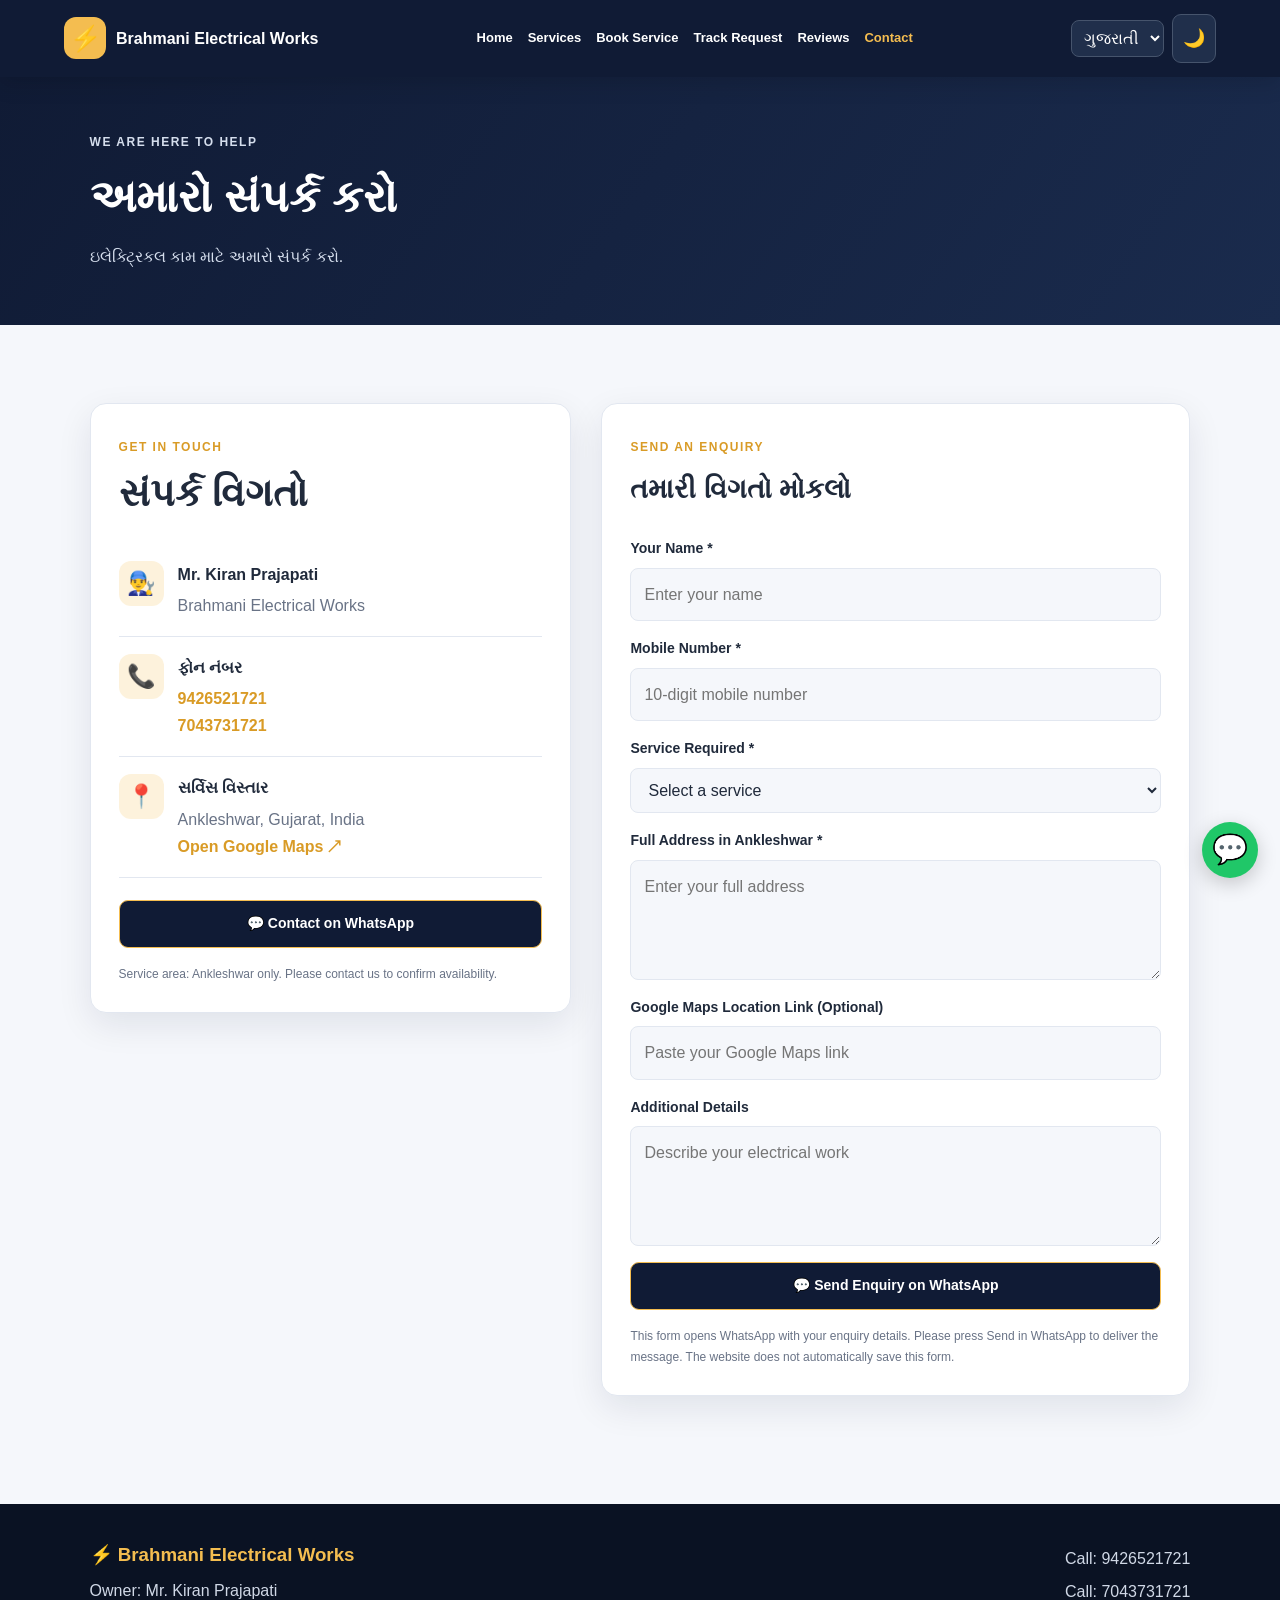
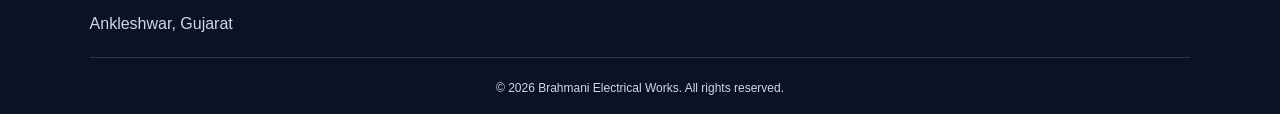
<file: contact.html>
<!DOCTYPE html>
<html lang="gu">
<head>
  <meta charset="UTF-8">
  <meta name="viewport" content="width=device-width, initial-scale=1.0">
  <meta name="description" content="Contact Brahmani Electrical Works in Ankleshwar, Gujarat for electrical wiring, fitting and repair services.">
  <title>Contact Us | Brahmani Electrical Works</title>
  <link rel="stylesheet" href="style.css">
</head>

<body>
  <header class="site-header">
    <div class="container nav-container">
      <a class="logo" href="index.html">
        <span class="logo-icon">⚡</span>
        <span>Brahmani Electrical Works</span>
      </a>

      <button class="menu-toggle" id="menuToggle" aria-label="Open menu">☰</button>

      <nav class="nav-links" id="navLinks">
        <a href="index.html">Home</a>
        <a href="services.html">Services</a>
        <a href="order.html">Book Service</a>
        <a href="track.html">Track Request</a>
        <a href="reviews.html">Reviews</a>
        <a href="contact.html" class="active">Contact</a>
      </nav>

      <div class="nav-actions">
        <select id="languageSelect" aria-label="Choose language">
          <option value="gu">ગુજરાતી</option>
          <option value="en">English</option>
          <option value="hi">हिन्दी</option>
        </select>
        <button id="themeToggle" class="theme-btn" type="button" aria-label="Toggle theme">🌙</button>
      </div>
    </div>
  </header>

  <main>
    <section class="page-hero">
      <div class="container">
        <p class="eyebrow">WE ARE HERE TO HELP</p>
        <h1 data-gu="અમારો સંપર્ક કરો"
            data-en="Contact Us"
            data-hi="हमसे संपर्क करें">અમારો સંપર્ક કરો</h1>
        <p data-gu="ઇલેક્ટ્રિકલ કામ માટે અમારો સંપર્ક કરો."
           data-en="Contact us for your electrical work."
           data-hi="इलेक्ट्रिकल काम के लिए हमसे संपर्क करें.">
          ઇલેક્ટ્રિકલ કામ માટે અમારો સંપર્ક કરો.
        </p>
      </div>
    </section>

    <section class="section">
      <div class="container contact-layout">

        <div class="contact-info">
          <div class="section-heading">
            <span class="eyebrow">GET IN TOUCH</span>
            <h2 data-gu="સંપર્ક વિગતો"
                data-en="Contact Details"
                data-hi="संपर्क विवरण">સંપર્ક વિગતો</h2>
          </div>

          <div class="contact-card">
            <span class="contact-icon">👨‍🔧</span>
            <div>
              <h3>Mr. Kiran Prajapati</h3>
              <p>Brahmani Electrical Works</p>
            </div>
          </div>

          <div class="contact-card">
            <span class="contact-icon">📞</span>
            <div>
              <h3 data-gu="ફોન નંબર"
                  data-en="Phone Numbers"
                  data-hi="फोन नंबर">ફોન નંબર</h3>
              <p><a href="tel:9426521721">9426521721</a></p>
              <p><a href="tel:7043731721">7043731721</a></p>
            </div>
          </div>

          <div class="contact-card">
            <span class="contact-icon">📍</span>
            <div>
              <h3 data-gu="સર્વિસ વિસ્તાર"
                  data-en="Service Area"
                  data-hi="सेवा क्षेत्र">સર્વિસ વિસ્તાર</h3>
              <p>Ankleshwar, Gujarat, India</p>
              <a href="https://www.google.com/maps/search/?api=1&query=Ankleshwar%2C%20Gujarat"
                 target="_blank" rel="noopener noreferrer">
                Open Google Maps ↗
              </a>
            </div>
          </div>

          <a class="btn btn-primary contact-whatsapp"
             href="https://wa.me/919426521721?text=Hello%20Brahmani%20Electrical%20Works%2C%20I%20need%20electrical%20service."
             target="_blank" rel="noopener noreferrer">
            💬 Contact on WhatsApp
          </a>

          <p class="small-note">
            Service area: Ankleshwar only. Please contact us to confirm availability.
          </p>
        </div>

        <div class="contact-form-card">
          <span class="eyebrow">SEND AN ENQUIRY</span>
          <h2 data-gu="તમારી વિગતો મોકલો"
              data-en="Send Your Enquiry"
              data-hi="अपनी जानकारी भेजें">તમારી વિગતો મોકલો</h2>

          <form id="contactForm">
            <div class="form-group">
              <label for="customerName">Your Name *</label>
              <input id="customerName" name="customerName"
                     type="text" placeholder="Enter your name" required>
            </div>

            <div class="form-group">
              <label for="customerPhone">Mobile Number *</label>
              <input id="customerPhone" name="customerPhone"
                     type="tel" inputmode="numeric"
                     placeholder="10-digit mobile number"
                     pattern="[6-9][0-9]{9}" maxlength="10" required>
            </div>

            <div class="form-group">
              <label for="serviceType">Service Required *</label>
              <select id="serviceType" name="serviceType" required>
                <option value="">Select a service</option>
                <option>Electrical Wiring</option>
                <option>Light Fitting</option>
                <option>Fan Fitting</option>
                <option>Inverter Fitting / Work</option>
                <option>Electrical Repairing</option>
                <option>Home Electrical Work</option>
                <option>Shop & Office Electrical Work</option>
                <option>Other Electrical Work</option>
              </select>
            </div>

            <div class="form-group">
              <label for="customerAddress">Full Address in Ankleshwar *</label>
              <textarea id="customerAddress" name="customerAddress"
                        rows="3" placeholder="Enter your full address"
                        required></textarea>
            </div>

            <div class="form-group">
              <label for="mapLink">Google Maps Location Link (Optional)</label>
              <input id="mapLink" name="mapLink" type="url"
                     placeholder="Paste your Google Maps link">
            </div>

            <div class="form-group">
              <label for="message">Additional Details</label>
              <textarea id="message" name="message" rows="3"
                        placeholder="Describe your electrical work"></textarea>
            </div>

            <button type="submit" class="btn btn-primary btn-full">
              💬 Send Enquiry on WhatsApp
            </button>
          </form>

          <p class="small-note">
            This form opens WhatsApp with your enquiry details. Please press
            Send in WhatsApp to deliver the message. The website does not
            automatically save this form.
          </p>
        </div>

      </div>
    </section>
  </main>

  <footer class="site-footer">
    <div class="container footer-content">
      <div>
        <h3>⚡ Brahmani Electrical Works</h3>
        <p>Owner: Mr. Kiran Prajapati</p>
        <p>Ankleshwar, Gujarat</p>
      </div>
      <div>
        <p>Call: <a href="tel:9426521721">9426521721</a></p>
        <p>Call: <a href="tel:7043731721">7043731721</a></p>
      </div>
    </div>
    <div class="footer-bottom">
      © <span id="currentYear"></span> Brahmani Electrical Works. All rights reserved.
    </div>
  </footer>

  <a class="whatsapp-float"
     href="https://wa.me/919426521721"
     target="_blank" rel="noopener noreferrer"
     aria-label="Contact us on WhatsApp">💬</a>

  <script src="app.js"></script>

  <script>
    document.getElementById("currentYear").textContent =
      new Date().getFullYear();

    document.getElementById("contactForm").addEventListener("submit", function (event) {
      event.preventDefault();

      const name = document.getElementById("customerName").value.trim();
      const phone = document.getElementById("customerPhone").value.trim();
      const service = document.getElementById("serviceType").value;
      const address = document.getElementById("customerAddress").value.trim();
      const mapLink = document.getElementById("mapLink").value.trim();
      const message = document.getElementById("message").value.trim();

      if (!/^[6-9][0-9]{9}$/.test(phone)) {
        alert("Please enter a valid 10-digit Indian mobile number.");
        return;
      }

      if (mapLink && !/^https:\/\/(www\.)?(google\.[a-z.]+\/maps|maps\.app\.goo\.gl\/)/i.test(mapLink)) {
        alert("Please enter a valid Google Maps link, or leave the field empty.");
        return;
      }

      const text =
        "New Enquiry - Brahmani Electrical Works\n\n" +
        "Name: " + name + "\n" +
        "Customer Mobile: " + phone + "\n" +
        "Service: " + service + "\n" +
        "Address: " + address + "\n" +
        "Google Maps: " + (mapLink || "Not provided") + "\n" +
        "Details: " + (message || "Not provided");

      window.open(
        "https://wa.me/919426521721?text=" + encodeURIComponent(text),
        "_blank",
        "noopener,noreferrer"
      );
    });
  </script>
</body>
</html>
</file>
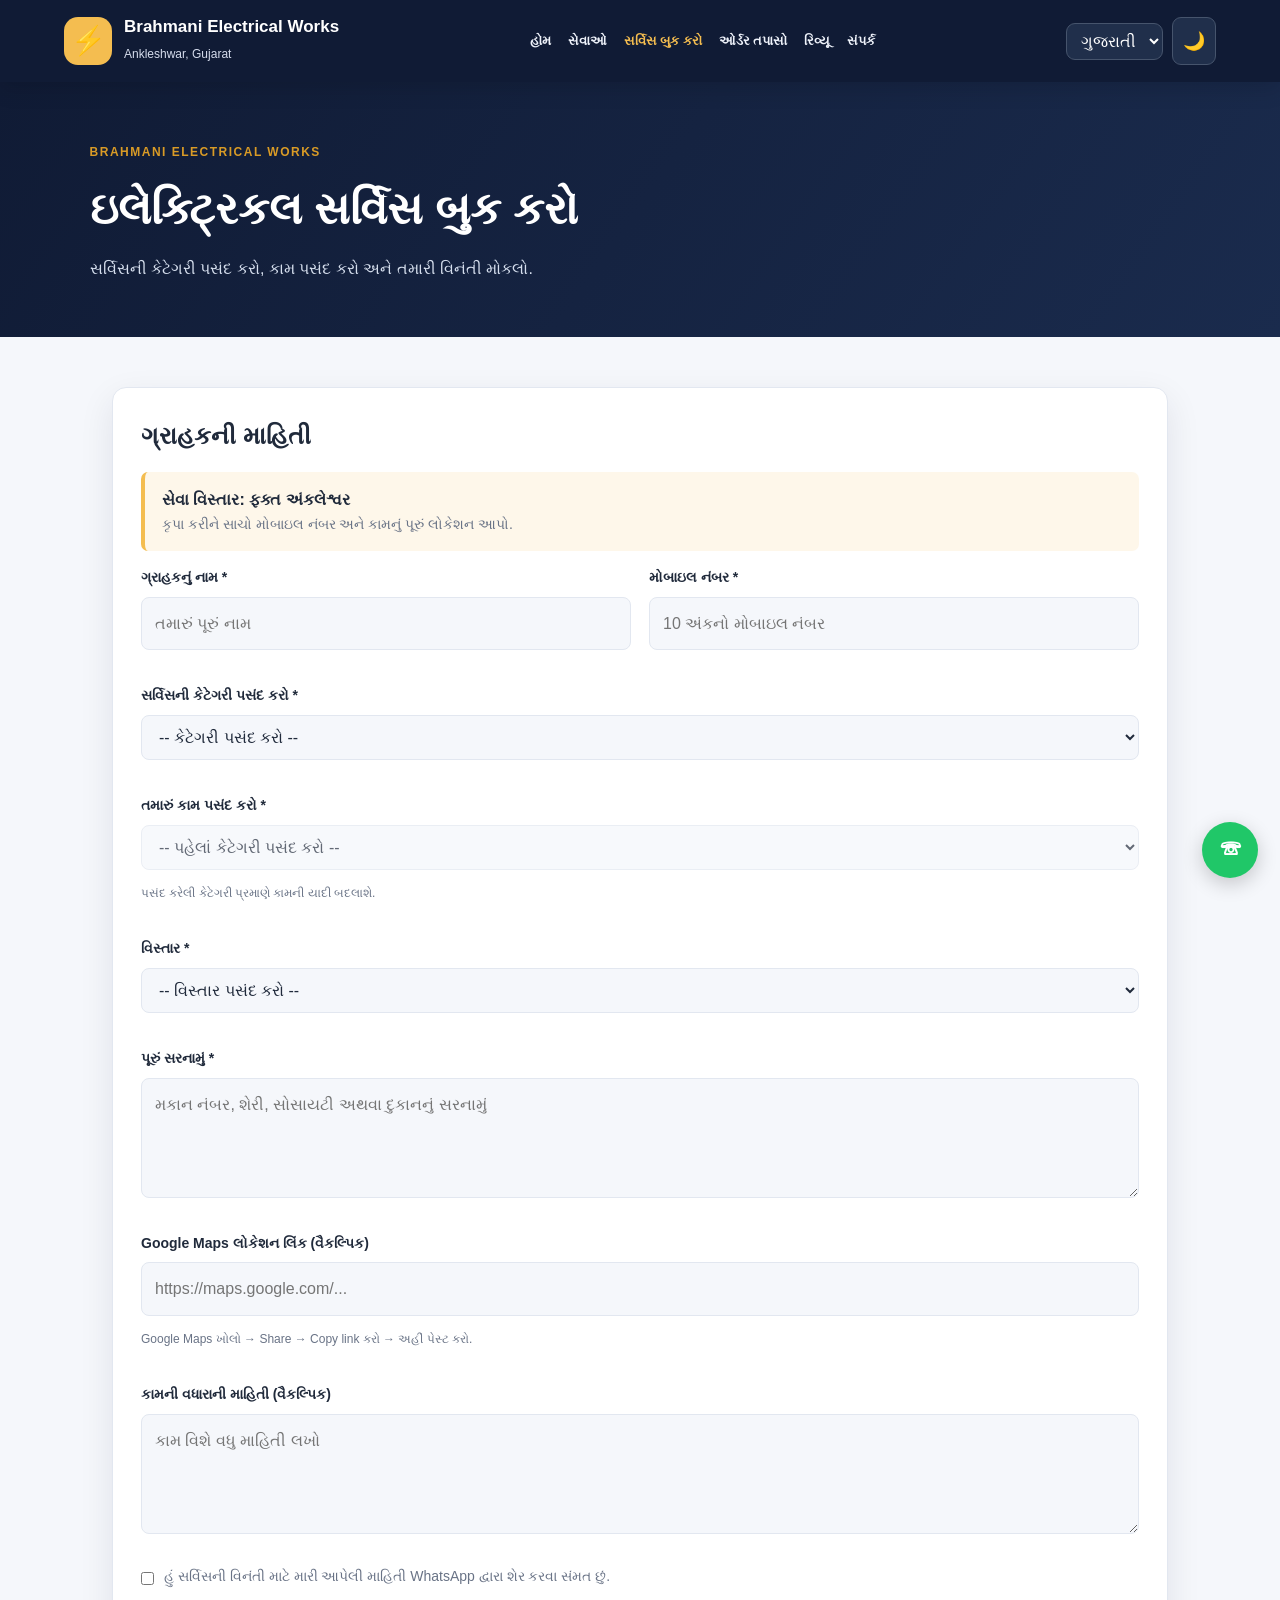
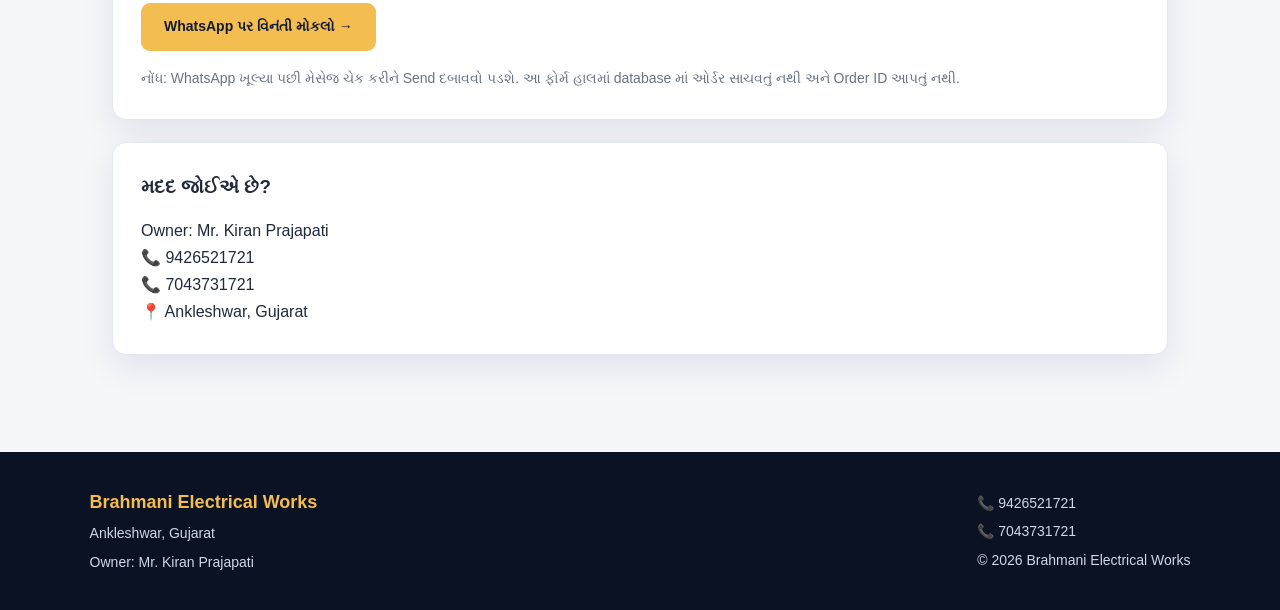
<file: order.html>
<!DOCTYPE html>
<html lang="gu">
<head>
  <meta charset="UTF-8">
  <meta name="viewport" content="width=device-width, initial-scale=1.0">
  <meta name="theme-color" content="#101b35">
  <meta name="description" content="Book electrical services in Ankleshwar with Brahmani Electrical Works.">
  <title>Book a Service | Brahmani Electrical Works</title>
  <link rel="stylesheet" href="style.css">

  <style>
    .category-box {
      border: 1px solid var(--border, #e1e6ef);
      border-radius: 14px;
      padding: 17px;
      margin: 16px 0;
      background: var(--card, #fff);
    }

    .category-box h3 {
      background: #101b35;
      color: #f4bd50;
      padding: 14px;
      border-radius: 10px;
      margin-bottom: 14px;
      font-size: 18px;
    }

    .category-box h3 span {
      display: block;
      font-size: 12px;
      color: #e2e7f0;
      font-weight: normal;
      margin-top: 4px;
    }

    .field-note {
      display: block;
      margin-top: 6px;
      font-size: 12px;
    }

    .form-error {
      color: #b42318;
      margin-top: 12px;
    }

    .form-success {
      color: #16733b;
      margin-top: 12px;
    }

    .required-note {
      font-size: 13px;
      color: var(--muted, #68748a);
      margin: 8px 0 14px;
    }
  </style>
</head>

<body>

<header class="header">
  <a class="brand" href="index.html">
    <span class="brand-icon">⚡</span>
    <span>
      <strong>Brahmani Electrical Works</strong>
      <small>Ankleshwar, Gujarat</small>
    </span>
  </a>

  <button class="menu-toggle" id="menuToggle" type="button"
          aria-label="Toggle menu" aria-expanded="false">☰</button>

  <nav class="nav" id="mainNav">
    <a href="index.html" data-en="Home" data-gu="હોમ" data-hi="होम">હોમ</a>
    <a href="services.html" data-en="Services" data-gu="સેવાઓ" data-hi="सेवाएँ">સેવાઓ</a>
    <a href="order.html" data-en="Book Service" data-gu="સર્વિસ બુક કરો" data-hi="सर्विस बुक करें">સર્વિસ બુક કરો</a>
    <a href="track.html" data-en="Track Order" data-gu="ઓર્ડર તપાસો" data-hi="ऑर्डर देखें">ઓર્ડર તપાસો</a>
    <a href="reviews.html" data-en="Reviews" data-gu="રિવ્યૂ" data-hi="समीक्षाएँ">રિવ્યૂ</a>
    <a href="contact.html" data-en="Contact" data-gu="સંપર્ક" data-hi="संपर्क">સંપર્ક</a>
  </nav>

  <div class="header-actions">
    <select id="languageSelect" aria-label="Select language">
      <option value="gu">ગુજરાતી</option>
      <option value="en">English</option>
      <option value="hi">हिन्दी</option>
    </select>
    <button id="themeToggle" class="theme-btn" type="button"
            aria-label="Toggle theme">🌙</button>
  </div>
</header>

<main>
  <section class="page-hero">
    <span class="eyebrow">BRAHMANI ELECTRICAL WORKS</span>

    <h1 data-en="Book Electrical Service"
        data-gu="ઇલેક્ટ્રિકલ સર્વિસ બુક કરો"
        data-hi="इलेक्ट्रिकल सर्विस बुक करें">ઇલેક્ટ્રિકલ સર્વિસ બુક કરો</h1>

    <p data-en="Select a service category, choose your work and send your request."
       data-gu="સર્વિસની કેટેગરી પસંદ કરો, કામ પસંદ કરો અને તમારી વિનંતી મોકલો."
       data-hi="सर्विस कैटेगरी और काम चुनें, फिर अपना अनुरोध भेजें।">
      સર્વિસની કેટેગરી પસંદ કરો, કામ પસંદ કરો અને તમારી વિનંતી મોકલો.
    </p>
  </section>

  <section class="content-section">
    <div class="panel">
      <h2 data-en="Customer Details"
          data-gu="ગ્રાહકની માહિતી"
          data-hi="ग्राहक की जानकारी">ગ્રાહકની માહિતી</h2>

      <div class="notice">
        <strong data-en="Service area: Ankleshwar only"
                data-gu="સેવા વિસ્તાર: ફક્ત અંકલેશ્વર"
                data-hi="सेवा क्षेत्र: केवल अंकलेश्वर">
          સેવા વિસ્તાર: ફક્ત અંકલેશ્વર
        </strong>

        <p class="muted"
           data-en="Please enter your correct phone number and full job location."
           data-gu="કૃપા કરીને સાચો મોબાઇલ નંબર અને કામનું પૂરું લોકેશન આપો."
           data-hi="कृपया सही मोबाइल नंबर और काम की पूरी लोकेशन दें।">
          કૃપા કરીને સાચો મોબાઇલ નંબર અને કામનું પૂરું લોકેશન આપો.
        </p>
      </div>

      <form id="orderForm">
        <div class="form-grid">

          <div class="form-group">
            <label for="customerName"
              data-en="Customer Name *"
              data-gu="ગ્રાહકનું નામ *"
              data-hi="ग्राहक का नाम *">ગ્રાહકનું નામ *</label>

            <input id="customerName" name="customerName" type="text"
                   autocomplete="name" maxlength="80" required
                   data-placeholder-en="Enter your full name"
                   data-placeholder-gu="તમારું પૂરું નામ"
                   data-placeholder-hi="अपना पूरा नाम लिखें"
                   placeholder="તમારું પૂરું નામ">
          </div>

          <div class="form-group">
            <label for="customerPhone"
              data-en="Mobile Number *"
              data-gu="મોબાઇલ નંબર *"
              data-hi="मोबाइल नंबर *">મોબાઇલ નંબર *</label>

            <input id="customerPhone" name="customerPhone" type="tel"
                   inputmode="numeric" autocomplete="tel"
                   pattern="[6-9][0-9]{9}" maxlength="10" required
                   data-placeholder-en="10-digit mobile number"
                   data-placeholder-gu="10 અંકનો મોબાઇલ નંબર"
                   data-placeholder-hi="10 अंकों का मोबाइल नंबर"
                   placeholder="10 અંકનો મોબાઇલ નંબર">
          </div>

          <div class="form-group full-width">
            <label for="serviceCategory"
              data-en="Select Service Category *"
              data-gu="સર્વિસની કેટેગરી પસંદ કરો *"
              data-hi="सर्विस कैटेगरी चुनें *">સર્વિસની કેટેગરી પસંદ કરો *</label>

            <select id="serviceCategory" name="serviceCategory" required>
              <option value=""
                data-en="-- Select Category --"
                data-gu="-- કેટેગરી પસંદ કરો --"
                data-hi="-- कैटेगरी चुनें --">-- કેટેગરી પસંદ કરો --</option>

              <option value="House Wiring">01. House Wiring</option>
              <option value="Electrical Services">02. Electrical Services</option>
              <option value="Appliance Installation">03. Appliance Installation</option>
              <option value="Maintenance Services">04. Maintenance Services</option>
            </select>
          </div>

          <div class="form-group full-width">
            <label for="service"
              data-en="Select Your Work *"
              data-gu="તમારું કામ પસંદ કરો *"
              data-hi="अपना काम चुनें *">તમારું કામ પસંદ કરો *</label>

            <select id="service" name="service" required disabled>
              <option value=""
                data-en="-- Select a category first --"
                data-gu="-- પહેલાં કેટેગરી પસંદ કરો --"
                data-hi="-- पहले कैटेगरी चुनें --">-- પહેલાં કેટેગરી પસંદ કરો --</option>
            </select>

            <small class="muted field-note"
              data-en="The work list changes according to your selected category."
              data-gu="પસંદ કરેલી કેટેગરી પ્રમાણે કામની યાદી બદલાશે."
              data-hi="आपकी चुनी हुई कैटेगरी के अनुसार काम की सूची बदलेगी।">
              પસંદ કરેલી કેટેગરી પ્રમાણે કામની યાદી બદલાશે.
            </small>
          </div>

          <div class="form-group full-width">
            <label for="area"
              data-en="Area *"
              data-gu="વિસ્તાર *"
              data-hi="क्षेत्र *">વિસ્તાર *</label>

            <select id="area" name="area" required>
              <option value=""
                data-en="-- Select Area --"
                data-gu="-- વિસ્તાર પસંદ કરો --"
                data-hi="-- क्षेत्र चुनें --">-- વિસ્તાર પસંદ કરો --</option>
              <option value="Ankleshwar">Ankleshwar / અંકલેશ્વર / अंकलेश्वर</option>
              <option value="Other"
                data-en="Other Area"
                data-gu="અન્ય વિસ્તાર"
                data-hi="अन्य क्षेत्र">અન્ય વિસ્તાર</option>
            </select>
          </div>

          <div class="form-group full-width">
            <label for="address"
              data-en="Full Address *"
              data-gu="પૂરું સરનામું *"
              data-hi="पूरा पता *">પૂરું સરનામું *</label>

            <textarea id="address" name="address" required maxlength="500"
              data-placeholder-en="House number, street, society or shop address"
              data-placeholder-gu="મકાન નંબર, શેરી, સોસાયટી અથવા દુકાનનું સરનામું"
              data-placeholder-hi="मकान नंबर, गली, सोसाइटी या दुकान का पता"
              placeholder="મકાન નંબર, શેરી, સોસાયટી અથવા દુકાનનું સરનામું"></textarea>
          </div>

          <div class="form-group full-width">
            <label for="mapLink"
              data-en="Google Maps Location Link (Optional)"
              data-gu="Google Maps લોકેશન લિંક (વૈકલ્પિક)"
              data-hi="Google Maps लोकेशन लिंक (वैकल्पिक)">Google Maps લોકેશન લિંક (વૈકલ્પિક)</label>

            <input id="mapLink" name="mapLink" type="url" maxlength="1000"
                   data-placeholder-en="https://maps.google.com/..."
                   data-placeholder-gu="https://maps.google.com/..."
                   data-placeholder-hi="https://maps.google.com/..."
                   placeholder="https://maps.google.com/...">

            <small class="muted field-note"
              data-en="Open Google Maps → Share → Copy link → paste it here."
              data-gu="Google Maps ખોલો → Share → Copy link કરો → અહીં પેસ્ટ કરો."
              data-hi="Google Maps खोलें → Share → Copy link करें → यहाँ पेस्ट करें।">
              Google Maps ખોલો → Share → Copy link કરો → અહીં પેસ્ટ કરો.
            </small>
          </div>

          <div class="form-group full-width">
            <label for="details"
              data-en="Additional Work Details (Optional)"
              data-gu="કામની વધારાની માહિતી (વૈકલ્પિક)"
              data-hi="काम की अतिरिक्त जानकारी (वैकल्पिक)">કામની વધારાની માહિતી (વૈકલ્પિક)</label>

            <textarea id="details" name="details" maxlength="1000"
              data-placeholder-en="Write more details about the work"
              data-placeholder-gu="કામ વિશે વધુ માહિતી લખો"
              data-placeholder-hi="काम के बारे में अधिक जानकारी लिखें"
              placeholder="કામ વિશે વધુ માહિતી લખો"></textarea>
          </div>

        </div>

        <label style="display:flex;gap:10px;align-items:flex-start;margin:15px 0">
          <input type="checkbox" id="consent" required style="margin-top:7px">
          <span class="muted"
            data-en="I agree to share the details I entered through WhatsApp to request this service."
            data-gu="હું સર્વિસની વિનંતી માટે મારી આપેલી માહિતી WhatsApp દ્વારા શેર કરવા સંમત છું."
            data-hi="मैं सर्विस अनुरोध के लिए अपनी दी गई जानकारी WhatsApp के माध्यम से साझा करने के लिए सहमत हूँ।">
            હું સર્વિસની વિનંતી માટે મારી આપેલી માહિતી WhatsApp દ્વારા શેર કરવા સંમત છું.
          </span>
        </label>

        <button type="submit" class="btn btn-gold"
          data-en="Send Request on WhatsApp →"
          data-gu="WhatsApp પર વિનંતી મોકલો →"
          data-hi="WhatsApp पर अनुरोध भेजें →">
          WhatsApp પર વિનંતી મોકલો →
        </button>
      </form>

      <p id="orderMessage" class="notice hidden" role="status" aria-live="polite"></p>

      <p class="muted" style="margin-top:16px"
         data-en="Note: WhatsApp will open with your request. Review the message and press Send. This form does not currently save orders in a database or generate an Order ID."
         data-gu="નોંધ: WhatsApp ખૂલ્યા પછી મેસેજ ચેક કરીને Send દબાવવો પડશે. આ ફોર્મ હાલમાં database માં ઓર્ડર સાચવતું નથી અને Order ID આપતું નથી."
         data-hi="ध्यान दें: WhatsApp खुलने पर मैसेज जाँचकर Send दबाएँ। यह फॉर्म अभी ऑर्डर को डेटाबेस में सेव नहीं करता और Order ID नहीं देता।">
        નોંધ: WhatsApp ખૂલ્યા પછી મેસેજ ચેક કરીને Send દબાવવો પડશે. આ ફોર્મ હાલમાં database માં ઓર્ડર સાચવતું નથી અને Order ID આપતું નથી.
      </p>
    </div>

    <div class="panel">
      <h3 data-en="Need Help?" data-gu="મદદ જોઈએ છે?" data-hi="मदद चाहिए?">મદદ જોઈએ છે?</h3>
      <p>Owner: Mr. Kiran Prajapati</p>
      <p>📞 <a href="tel:9426521721">9426521721</a></p>
      <p>📞 <a href="tel:7043731721">7043731721</a></p>
      <p>📍 Ankleshwar, Gujarat</p>
    </div>
  </section>
</main>

<footer class="footer">
  <div>
    <strong>Brahmani Electrical Works</strong>
    <p>Ankleshwar, Gujarat</p>
    <p>Owner: Mr. Kiran Prajapati</p>
  </div>
  <div>
    <p>📞 <a href="tel:9426521721">9426521721</a></p>
    <p>📞 <a href="tel:7043731721">7043731721</a></p>
    <p>© <span id="year"></span> Brahmani Electrical Works</p>
  </div>
</footer>

<a class="whatsapp-float"
   href="https://wa.me/919426521721?text=Hello%20Brahmani%20Electrical%20Works"
   target="_blank" rel="noopener noreferrer"
   aria-label="WhatsApp">☏</a>

<script src="app.js"></script>

<script>
document.addEventListener("DOMContentLoaded", function () {
  const form = document.getElementById("orderForm");
  const category = document.getElementById("serviceCategory");
  const service = document.getElementById("service");
  const area = document.getElementById("area");
  const message = document.getElementById("orderMessage");
  const languageSelect = document.getElementById("languageSelect");

  const services = {
    "House Wiring": [
      "Complete House Wiring",
      "New House Wiring",
      "Old Wiring Replacement",
      "Switch Board Wiring"
    ],
    "Electrical Services": [
      "Light Fitting",
      "Fan Fitting",
      "Switch & Socket Fitting",
      "Electrical Equipment Fitting"
    ],
    "Appliance Installation": [
      "Inverter Installation",
      "All Types of Inverter Work",
      "Electrical Appliance Installation",
      "New Equipment Installation"
    ],
    "Maintenance Services": [
      "Electrical Repairing",
      "Wiring Fault Repair",
      "Light & Fan Repair",
      "Regular Electrical Maintenance",
      "Home Electrical Maintenance",
      "Shop & Office Electrical Maintenance"
    ]
  };

  const categoryNames = {
    "House Wiring": {
      en: "House Wiring",
      gu: "ઘરનું વાયરિંગ",
      hi: "घर की वायरिंग"
    },
    "Electrical Services": {
      en: "Electrical Services",
      gu: "ઇલેક્ટ્રિકલ સેવાઓ",
      hi: "इलेक्ट्रिकल सेवाएँ"
    },
    "Appliance Installation": {
      en: "Appliance Installation",
      gu: "ઇલેક્ટ્રિકલ સાધનોનું ફિટિંગ",
      hi: "इलेक्ट्रिकल उपकरण फिटिंग"
    },
    "Maintenance Services": {
      en: "Maintenance Services",
      gu: "રિપેરિંગ અને જાળવણી",
      hi: "मरम्मत और रखरखाव"
    }
  };

  const serviceNames = {
    "Complete House Wiring": ["આખા ઘરનું વાયરિંગ", "पूरे घर की वायरिंग"],
    "New House Wiring": ["નવા ઘરનું વાયરિંગ", "नए घर की वायरिंग"],
    "Old Wiring Replacement": ["જૂનું વાયરિંગ બદલાવવું", "पुरानी वायरिंग बदलना"],
    "Switch Board Wiring": ["સ્વિચ બોર્ડનું વાયરિંગ", "स्विच बोर्ड की वायरिंग"],
    "Light Fitting": ["લાઇટ ફિટિંગ", "लाइट फिटिंग"],
    "Fan Fitting": ["પંખાનું ફિટિંગ", "पंखा फिटिंग"],
    "Switch & Socket Fitting": ["સ્વિચ અને સોકેટ ફિટિંગ", "स्विच और सॉकेट फिटिंग"],
    "Electrical Equipment Fitting": ["ઇલેક્ટ્રિકલ સાધનોનું ફિટિંગ", "इलेक्ट्रिकल उपकरण फिटिंग"],
    "Inverter Installation": ["ઇન્વર્ટર ઇન્સ્ટોલેશન", "इन्वर्टर इंस्टॉलेशन"],
    "All Types of Inverter Work": ["ઇન્વર્ટરના તમામ પ્રકારનાં કામ", "इन्वर्टर के सभी प्रकार के काम"],
    "Electrical Appliance Installation": ["ઇલેક્ટ્રિકલ સાધનોનું ઇન્સ્ટોલેશન", "इलेक्ट्रिकल उपकरण इंस्टॉलेशन"],
    "New Equipment Installation": ["નવા સાધનોનું ઇન્સ્ટોલેશન", "नए उपकरणों का इंस्टॉलेशन"],
    "Electrical Repairing": ["ઇલેક્ટ્રિકલ રિપેરિંગ", "इलेक्ट्रिकल मरम्मत"],
    "Wiring Fault Repair": ["વાયરિંગની ખામીનું રિપેરિંગ", "वायरिंग की खराबी की मरम्मत"],
    "Light & Fan Repair": ["લાઇટ અને પંખાનું રિપેરિંગ", "लाइट और पंखे की मरम्मत"],
    "Regular Electrical Maintenance": ["નિયમિત ઇલેક્ટ્રિકલ જાળવણી", "नियमित इलेक्ट्रिकल रखरखाव"],
    "Home Electrical Maintenance": ["ઘરની ઇલેક્ટ્રિકલ જાળવણી", "घर का इलेक्ट्रिकल रखरखाव"],
    "Shop & Office Electrical Maintenance": ["દુકાન અને ઓફિસની ઇલેક્ટ્રિકલ જાળવણી", "दुकान और ऑफिस का इलेक्ट्रिकल रखरखाव"]
  };

  const messages = {
    en: {
      chooseCategory: "-- Select Category --",
      chooseService: "-- Select Your Work --",
      chooseFirst: "-- Select a category first --",
      chooseArea: "-- Select Area --",
      areaError: "Service is currently available in Ankleshwar only. Please select Ankleshwar.",
      areaOnly: "Service is currently available in Ankleshwar only.",
      invalidPhone: "Please enter a valid 10-digit Indian mobile number.",
      invalidService: "Please select a valid category and service.",
      invalidMap: "Please enter a valid Google Maps HTTPS link or leave it blank.",
      badMap: "The Google Maps link is not valid. Please check it.",
      success: "WhatsApp will open. Review your request and press Send. The order is not saved in a database yet.",
      popup: "Your browser blocked the new window. Use the link below to open WhatsApp.",
      openWhatsApp: "Open request in WhatsApp"
    },
    gu: {
      chooseCategory: "-- કેટેગરી પસંદ કરો --",
      chooseService: "-- તમારું કામ પસંદ કરો --",
      chooseFirst: "-- પહેલાં કેટેગરી પસંદ કરો --",
      chooseArea: "-- વિસ્તાર પસંદ કરો --",
      areaError: "હાલમાં સર્વિસ ફક્ત અંકલેશ્વરમાં ઉપલબ્ધ છે. કૃપા કરીને અંકલેશ્વર પસંદ કરો.",
      areaOnly: "હાલમાં સર્વિસ ફક્ત અંકલેશ્વરમાં ઉપલબ્ધ છે.",
      invalidPhone: "કૃપા કરીને સાચો 10 અંકનો ભારતીય મોબાઇલ નંબર દાખલ કરો.",
      invalidService: "કૃપા કરીને કેટેગરી અને કામ યોગ્ય રીતે પસંદ કરો.",
      invalidMap: "કૃપા કરીને માન્ય Google Maps HTTPS લિંક આપો અથવા ખાલી રાખો.",
      badMap: "Google Maps લિંક યોગ્ય નથી. તેને ફરી ચેક કરો.",
      success: "WhatsApp ખોલવામાં આવશે. મેસેજ ચેક કરીને Send દબાવજો. ઓર્ડર હજી database માં સાચવાતો નથી.",
      popup: "બ્રાઉઝરે નવી વિન્ડો રોકી છે. WhatsApp ખોલવા માટે નીચેની લિંક વાપરો.",
      openWhatsApp: "WhatsApp પર રિક્વેસ્ટ ખોલો"
    },
    hi: {
      chooseCategory: "-- कैटेगरी चुनें --",
      chooseService: "-- अपना काम चुनें --",
      chooseFirst: "-- पहले कैटेगरी चुनें --",
      chooseArea: "-- क्षेत्र चुनें --",
      areaError: "फिलहाल सर्विस केवल अंकलेश्वर में उपलब्ध है। कृपया अंकलेश्वर चुनें।",
      areaOnly: "फिलहाल सर्विस केवल अंकलेश्वर में उपलब्ध है।",
      invalidPhone: "कृपया 10 अंकों का सही भारतीय मोबाइल नंबर दर्ज करें।",
      invalidService: "कृपया सही कैटेगरी और काम चुनें।",
      invalidMap: "कृपया सही Google Maps HTTPS लिंक दें या इसे खाली छोड़ दें।",
      badMap: "Google Maps लिंक सही नहीं है। कृपया जाँचें।",
      success: "WhatsApp खुलेगा। मैसेज जाँचकर Send दबाएँ। ऑर्डर अभी डेटाबेस में सेव नहीं होता।",
      popup: "ब्राउज़र ने नई विंडो रोक दी। WhatsApp खोलने के लिए नीचे दिए लिंक का उपयोग करें।",
      openWhatsApp: "WhatsApp में अनुरोध खोलें"
    }
  };

  function getLanguage() {
    return languageSelect && messages[languageSelect.value]
      ? languageSelect.value
      : "gu";
  }

  function t(key) {
    return messages[getLanguage()][key];
  }

  function showMessage(text, type) {
    message.textContent = text;
    message.classList.remove("hidden", "form-error", "form-success");
    message.classList.add(type === "success" ? "form-success" : "form-error");
  }

  function clearMessage() {
    message.textContent = "";
    message.classList.add("hidden");
    message.classList.remove("form-error", "form-success");
  }

  function translatePlaceholders() {
    const language = getLanguage();

    document.querySelectorAll("[data-placeholder-" + language + "]")
      .forEach(function (element) {
        element.placeholder =
          element.getAttribute("data-placeholder-" + language);
      });

    document.querySelectorAll("#serviceCategory option").forEach(function (option) {
      if (option.value === "") {
        option.textContent = t("chooseCategory");
      } else if (categoryNames[option.value]) {
        option.textContent =
          categoryNames[option.value][language] ||
          categoryNames[option.value].en;
      }
    });

    Array.from(area.options).forEach(function (option) {
      if (option.value === "") {
        option.textContent = t("chooseArea");
      } else if (option.value === "Other") {
        option.textContent = language === "en"
          ? "Other Area"
          : language === "hi" ? "अन्य क्षेत्र" : "અન્ય વિસ્તાર";
      } else if (option.value === "Ankleshwar") {
        option.textContent = language === "en"
          ? "Ankleshwar"
          : language === "hi" ? "अंकलेश्वर" : "અંકલેશ્વર";
      }
    });
  }

  function renderServices(preserveSelection) {
    const previousValue = preserveSelection ? service.value : "";
    const selectedCategory = category.value;
    const language = getLanguage();

    service.innerHTML = "";

    const placeholder = new Option(
      selectedCategory ? t("chooseService") : t("chooseFirst"),
      ""
    );

    service.add(placeholder);

    if (!services[selectedCategory]) {
      service.disabled = true;
      return;
    }

    service.disabled = false;

    services[selectedCategory].forEach(function (item) {
      let label = item;

      if (language === "gu" && serviceNames[item]) {
        label = serviceNames[item][0];
      } else if (language === "hi" && serviceNames[item]) {
        label = serviceNames[item][1];
      }

      service.add(new Option(label, item));
    });

    if (previousValue && services[selectedCategory].includes(previousValue)) {
      service.value = previousValue;
    }
  }

  category.addEventListener("change", function () {
    renderServices(false);
    clearMessage();
  });

  if (languageSelect) {
    languageSelect.addEventListener("change", function () {
      translatePlaceholders();
      renderServices(true);
      clearMessage();
    });
  }

  area.addEventListener("change", function () {
    if (area.value === "Other") {
      showMessage(t("areaError"), "error");
    } else {
      clearMessage();
    }
  });

  translatePlaceholders();
  renderServices(false);

  form.addEventListener("submit", function (event) {
    event.preventDefault();

    if (!form.reportValidity()) return;

    if (area.value !== "Ankleshwar") {
      showMessage(t("areaOnly"), "error");
      return;
    }

    const name = document.getElementById("customerName").value.trim();
    const phone = document.getElementById("customerPhone").value.trim();
    const selectedCategory = category.value;
    const selectedService = service.value;
    const address = document.getElementById("address").value.trim();
    const mapLink = document.getElementById("mapLink").value.trim();
    const details = document.getElementById("details").value.trim();

    if (!/^[6-9][0-9]{9}$/.test(phone)) {
      showMessage(t("invalidPhone"), "error");
      return;
    }

    if (!services[selectedCategory] ||
        !services[selectedCategory].includes(selectedService)) {
      showMessage(t("invalidService"), "error");
      return;
    }

    if (mapLink) {
      try {
        const parsedURL = new URL(mapLink);
        const host = parsedURL.hostname.toLowerCase();

        const validMapsHost =
          host === "maps.app.goo.gl" ||
          host === "goo.gl" ||
          host === "google.com" ||
          host.endsWith(".google.com");

        if (parsedURL.protocol !== "https:" || !validMapsHost) {
          showMessage(t("invalidMap"), "error");
          return;
        }
      } catch (error) {
        showMessage(t("badMap"), "error");
        return;
      }
    }

    const categoryLabel =
      categoryNames[selectedCategory][getLanguage()] || selectedCategory;

    const selectedServiceLabel =
      getLanguage() === "gu" && serviceNames[selectedService]
        ? serviceNames[selectedService][0]
        : getLanguage() === "hi" && serviceNames[selectedService]
          ? serviceNames[selectedService][1]
          : selectedService;

    const text = [
      "BRAHMANI ELECTRICAL WORKS - SERVICE REQUEST",
      "",
      "Customer Name: " + name,
      "Customer Phone: " + phone,
      "Category: " + categoryLabel + " (" + selectedCategory + ")",
      "Selected Work: " + selectedServiceLabel + " (" + selectedService + ")",
      "Area: Ankleshwar",
      "Full Address: " + address,
      "Google Maps Location: " + (mapLink || "Not provided"),
      "Additional Details: " + (details || "Not provided"),
      "",
      "Owner: Mr. Kiran Prajapati",
      "Please contact the customer to confirm the request."
    ].join("\n");

    const whatsappURL =
      "https://wa.me/919426521721?text=" + encodeURIComponent(text);

    showMessage(t("success"), "success");

    const openLink = document.createElement("a");
    openLink.href = whatsappURL;
    openLink.target = "_blank";
    openLink.rel = "noopener noreferrer";
    openLink.textContent = t("openWhatsApp");
    openLink.className = "btn btn-gold";
    openLink.style.display = "inline-block";
    openLink.style.marginTop = "12px";

    message.appendChild(document.createElement("br"));
    message.appendChild(openLink);

    const whatsappWindow = window.open(
      whatsappURL,
      "_blank",
      "noopener,noreferrer"
    );

    if (!whatsappWindow) {
      showMessage(t("popup"), "error");
      message.appendChild(document.createElement("br"));
      message.appendChild(openLink);
    }
  });
});
</script>

</body>
</html>
</file>
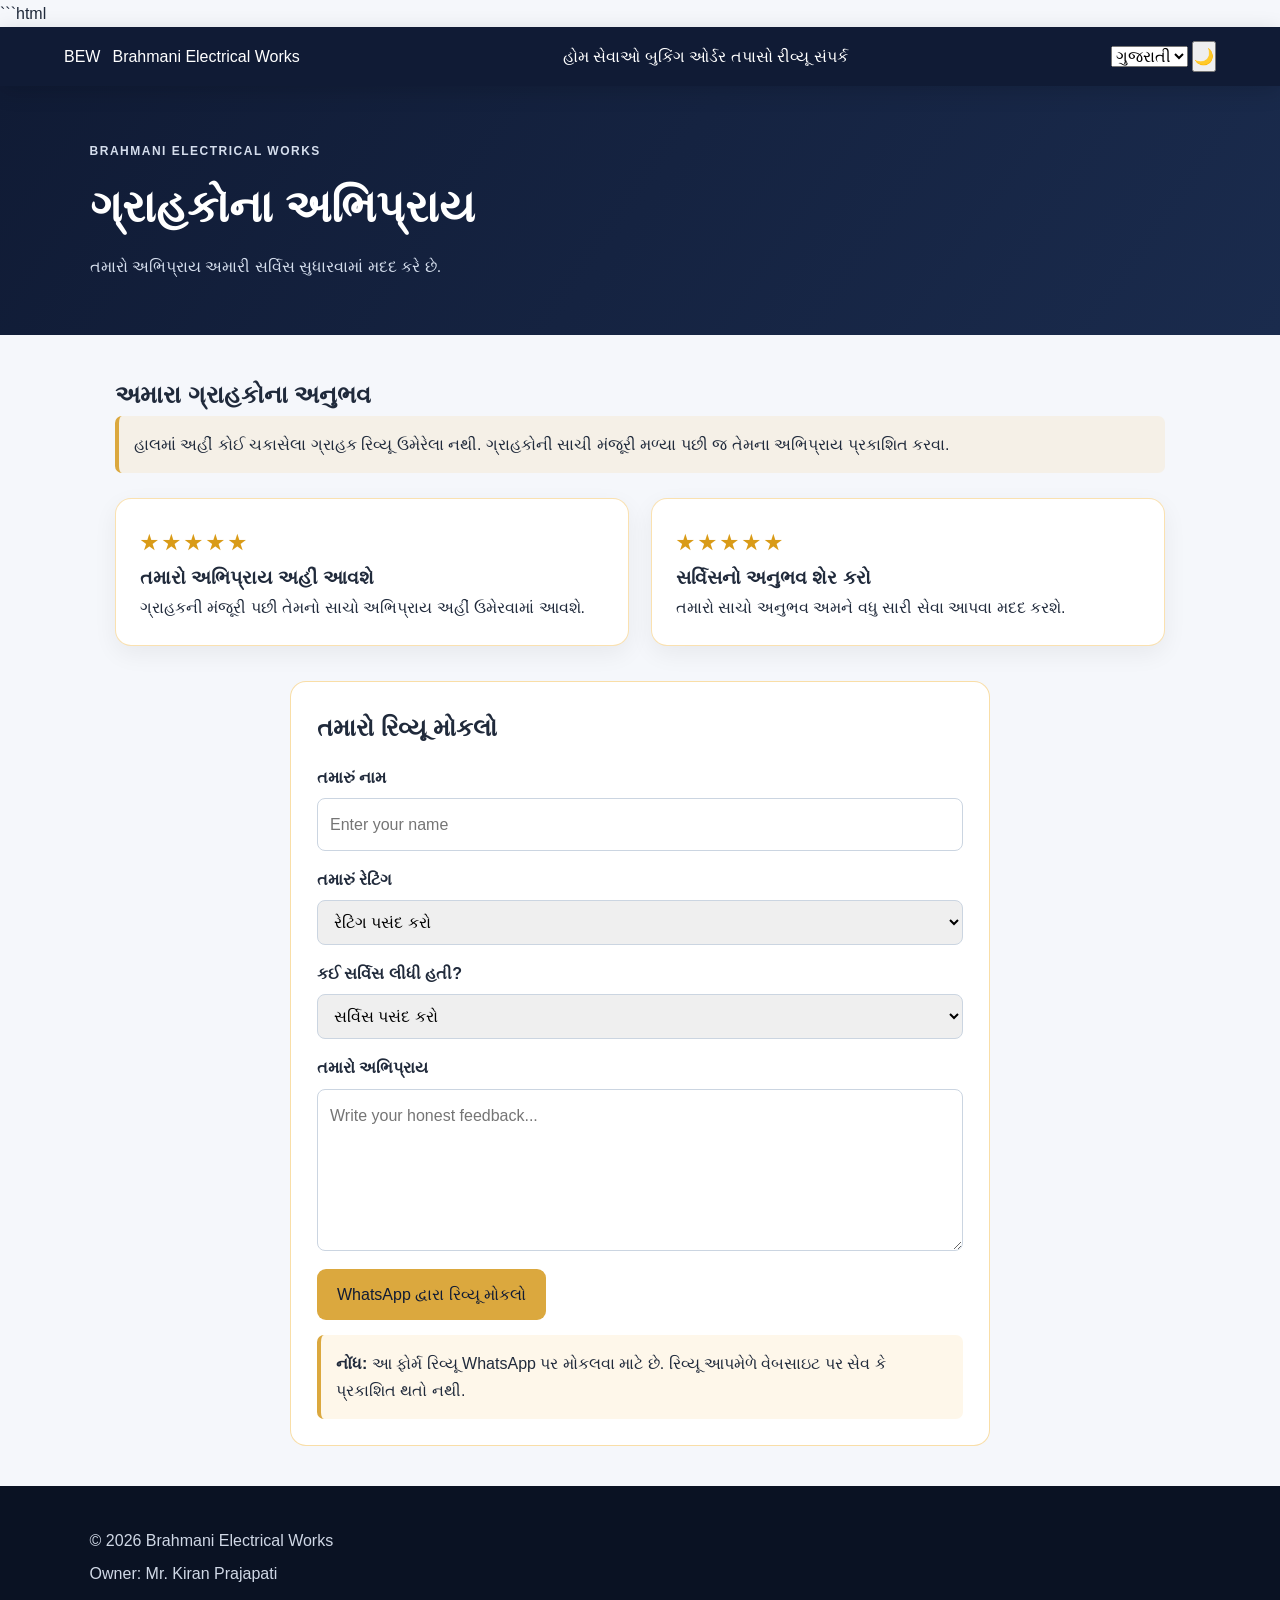
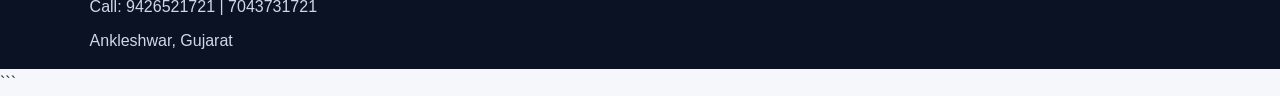
<file: reviews.html>
```html
<!DOCTYPE html>
<html lang="gu">
<head>
  <meta charset="UTF-8">
  <meta name="viewport" content="width=device-width, initial-scale=1.0">
  <meta name="description" content="Reviews and customer feedback for Brahmani Electrical Works, Ankleshwar.">
  <title>Customer Reviews | Brahmani Electrical Works</title>
  <link rel="stylesheet" href="style.css">

  <style>
    .reviews-section {
      max-width: 1050px;
      margin: 40px auto;
    }

    .review-grid {
      display: grid;
      grid-template-columns: repeat(auto-fit, minmax(240px, 1fr));
      gap: 22px;
      margin: 25px 0;
    }

    .review-card {
      padding: 24px;
      border: 1px solid rgba(244, 189, 80, .45);
      border-radius: 16px;
      background: var(--card-bg, #fff);
      box-shadow: 0 8px 24px rgba(0, 0, 0, .06);
    }

    .review-card h3 {
      margin-top: 0;
    }

    .review-stars {
      color: #d99b17;
      font-size: 23px;
      letter-spacing: 3px;
    }

    .review-form {
      max-width: 700px;
      margin: 35px auto;
      padding: 26px;
      border: 1px solid rgba(244, 189, 80, .5);
      border-radius: 16px;
      background: var(--card-bg, #fff);
    }

    .review-form label {
      display: block;
      margin: 15px 0 7px;
      font-weight: 600;
    }

    .review-form input,
    .review-form select,
    .review-form textarea {
      box-sizing: border-box;
      width: 100%;
      padding: 12px;
      border: 1px solid #cbd5e1;
      border-radius: 8px;
      font: inherit;
    }

    .review-btn {
      display: inline-block;
      margin-top: 18px;
      padding: 12px 20px;
      border: 0;
      border-radius: 9px;
      background: #dba83e;
      color: #101b35;
      font-weight: bold;
      font: inherit;
      cursor: pointer;
      text-decoration: none;
    }

    .review-note {
      padding: 15px;
      border-left: 4px solid #dba83e;
      border-radius: 7px;
      background: rgba(244, 189, 80, .12);
      line-height: 1.7;
    }

    .review-status {
      margin-top: 15px;
      line-height: 1.7;
      overflow-wrap: anywhere;
    }
  </style>
</head>

<body>
  <header class="site-header">
    <div class="container nav-container">
      <a class="brand" href="index.html">
        <span class="brand-mark">BEW</span>
        <span>Brahmani Electrical Works</span>
      </a>

      <button class="menu-toggle" id="menuToggle" type="button"
        aria-label="Open navigation">☰</button>

      <nav class="main-nav" id="mainNav">
        <a href="index.html" data-gu="હોમ" data-en="Home" data-hi="होम">હોમ</a>
        <a href="services.html" data-gu="સેવાઓ" data-en="Services" data-hi="सेवाएँ">સેવાઓ</a>
        <a href="order.html" data-gu="બુકિંગ" data-en="Book Service" data-hi="बुकिंग">બુકિંગ</a>
        <a href="track.html" data-gu="ઓર્ડર તપાસો" data-en="Track Order" data-hi="ऑर्डर ट्रैक करें">ઓર્ડર તપાસો</a>
        <a href="reviews.html" data-gu="રીવ્યૂ" data-en="Reviews" data-hi="रिव्यू">રીવ્યૂ</a>
        <a href="contact.html" data-gu="સંપર્ક" data-en="Contact" data-hi="संपर्क">સંપર્ક</a>
      </nav>

      <div class="nav-tools">
        <select id="languageSelect" aria-label="Choose language">
          <option value="gu">ગુજરાતી</option>
          <option value="en">English</option>
          <option value="hi">हिन्दी</option>
        </select>
        <button id="themeToggle" class="theme-toggle" type="button"
          aria-label="Toggle dark mode">🌙</button>
      </div>
    </div>
  </header>

  <main>
    <section class="page-hero">
      <div class="container">
        <p class="eyebrow">BRAHMANI ELECTRICAL WORKS</p>
        <h1 data-gu="ગ્રાહકોના અભિપ્રાય"
            data-en="Customer Reviews"
            data-hi="ग्राहकों की समीक्षाएँ">ગ્રાહકોના અભિપ્રાય</h1>
        <p data-gu="તમારો અભિપ્રાય અમારી સર્વિસ સુધારવામાં મદદ કરે છે."
           data-en="Your feedback helps us improve our service."
           data-hi="आपकी प्रतिक्रिया हमारी सेवा बेहतर बनाने में मदद करती है।">
          તમારો અભિપ્રાય અમારી સર્વિસ સુધારવામાં મદદ કરે છે.
        </p>
      </div>
    </section>

    <section class="container reviews-section">
      <h2 data-gu="અમારા ગ્રાહકોના અનુભવ"
          data-en="Customer Feedback"
          data-hi="ग्राहकों की प्रतिक्रिया">અમારા ગ્રાહકોના અનુભવ</h2>

      <p class="review-note"
         data-gu="હાલમાં અહીં કોઈ ચકાસેલા ગ્રાહક રિવ્યૂ ઉમેરેલા નથી. ગ્રાહકોની સાચી મંજૂરી મળ્યા પછી જ તેમના અભિપ્રાય પ્રકાશિત કરવા."
         data-en="No verified customer reviews have been added yet. Publish customer feedback only after receiving their permission."
         data-hi="अभी कोई सत्यापित ग्राहक समीक्षा नहीं जोड़ी गई है। ग्राहक की अनुमति मिलने के बाद ही उनकी प्रतिक्रिया प्रकाशित करें।">
        હાલમાં અહીં કોઈ ચકાસેલા ગ્રાહક રિવ્યૂ ઉમેરેલા નથી. ગ્રાહકોની સાચી મંજૂરી મળ્યા પછી જ તેમના અભિપ્રાય પ્રકાશિત કરવા.
      </p>

      <div class="review-grid">
        <article class="review-card">
          <div class="review-stars" aria-label="Five stars">★★★★★</div>
          <h3 data-gu="તમારો અભિપ્રાય અહીં આવશે"
              data-en="Your feedback can appear here"
              data-hi="आपकी प्रतिक्रिया यहाँ दिखाई दे सकती है">તમારો અભિપ્રાય અહીં આવશે</h3>
          <p data-gu="ગ્રાહકની મંજૂરી પછી તેમનો સાચો અભિપ્રાય અહીં ઉમેરવામાં આવશે."
             data-en="A genuine customer review can be added here with permission."
             data-hi="ग्राहक की अनुमति से उनकी वास्तविक समीक्षा यहाँ जोड़ी जा सकती है।">
            ગ્રાહકની મંજૂરી પછી તેમનો સાચો અભિપ્રાય અહીં ઉમેરવામાં આવશે.
          </p>
        </article>

        <article class="review-card">
          <div class="review-stars" aria-label="Five stars">★★★★★</div>
          <h3 data-gu="સર્વિસનો અનુભવ શેર કરો"
              data-en="Share your service experience"
              data-hi="अपना अनुभव साझा करें">સર્વિસનો અનુભવ શેર કરો</h3>
          <p data-gu="તમારો સાચો અનુભવ અમને વધુ સારી સેવા આપવા મદદ કરશે."
             data-en="Your honest feedback helps us improve our service."
             data-hi="आपकी ईमानदार प्रतिक्रिया बेहतर सेवा देने में मदद करेगी।">
            તમારો સાચો અનુભવ અમને વધુ સારી સેવા આપવા મદદ કરશે.
          </p>
        </article>
      </div>

      <div class="review-form">
        <h2 data-gu="તમારો રિવ્યૂ મોકલો"
            data-en="Submit Your Review"
            data-hi="अपनी समीक्षा भेजें">તમારો રિવ્યૂ મોકલો</h2>

        <form id="reviewForm">
          <label for="reviewName"
            data-gu="તમારું નામ"
            data-en="Your Name"
            data-hi="आपका नाम">તમારું નામ</label>
          <input id="reviewName" type="text" maxlength="70"
            placeholder="Enter your name" required>

          <label for="reviewRating"
            data-gu="તમારું રેટિંગ"
            data-en="Your Rating"
            data-hi="आपकी रेटिंग">તમારું રેટિંગ</label>
          <select id="reviewRating" required>
            <option value="">રેટિંગ પસંદ કરો</option>
            <option value="5">★★★★★ - 5/5</option>
            <option value="4">★★★★☆ - 4/5</option>
            <option value="3">★★★☆☆ - 3/5</option>
            <option value="2">★★☆☆☆ - 2/5</option>
            <option value="1">★☆☆☆☆ - 1/5</option>
          </select>

          <label for="reviewService"
            data-gu="કઈ સર્વિસ લીધી હતી?"
            data-en="Which service did you use?"
            data-hi="आपने कौन-सी सेवा ली?">કઈ સર્વિસ લીધી હતી?</label>
          <select id="reviewService" required>
            <option value="">સર્વિસ પસંદ કરો</option>
            <option>Electrical Wiring</option>
            <option>Light Fitting</option>
            <option>Fan Fitting</option>
            <option>Inverter Work</option>
            <option>Electrical Repairing</option>
            <option>Other Electrical Work</option>
          </select>

          <label for="reviewText"
            data-gu="તમારો અભિપ્રાય"
            data-en="Your Feedback"
            data-hi="आपकी प्रतिक्रिया">તમારો અભિપ્રાય</label>
          <textarea id="reviewText" rows="5" maxlength="1000"
            placeholder="Write your honest feedback..." required></textarea>

          <button class="review-btn" type="submit"
            data-gu="WhatsApp દ્વારા રિવ્યૂ મોકલો"
            data-en="Send Review via WhatsApp"
            data-hi="WhatsApp से समीक्षा भेजें">WhatsApp દ્વારા રિવ્યૂ મોકલો</button>
        </form>

        <div id="reviewStatus" class="review-status" aria-live="polite"></div>

        <p class="review-note">
          <strong>નોંધ:</strong>
          આ ફોર્મ રિવ્યૂ WhatsApp પર મોકલવા માટે છે. રિવ્યૂ આપમેળે વેબસાઇટ પર સેવ કે પ્રકાશિત થતો નથી.
        </p>
      </div>
    </section>
  </main>

  <footer class="site-footer">
    <div class="container">
      <p>© <span id="year"></span> Brahmani Electrical Works</p>
      <p>Owner: Mr. Kiran Prajapati</p>
      <p>Call: <a href="tel:9426521721">9426521721</a> |
        <a href="tel:7043731721">7043731721</a></p>
      <p>Ankleshwar, Gujarat</p>
    </div>
  </footer>

  <script src="app.js"></script>
  <script>
    document.getElementById("year").textContent = new Date().getFullYear();

    document.getElementById("reviewForm").addEventListener("submit", function(event) {
      event.preventDefault();

      const name = document.getElementById("reviewName").value.trim();
      const rating = document.getElementById("reviewRating").value;
      const service = document.getElementById("reviewService").value;
      const feedback = document.getElementById("reviewText").value.trim();

      if (!name || !rating || !service || !feedback) {
        document.getElementById("reviewStatus").textContent =
          "કૃપા કરીને બધી વિગતો ભરો.";
        return;
      }

      const message =
        "નમસ્તે Brahmani Electrical Works!\n\n" +
        "Customer Review\n" +
        "નામ: " + name + "\n" +
        "Rating: " + rating + "/5\n" +
        "Service: " + service + "\n" +
        "Feedback: " + feedback + "\n\n" +
        "આ રિવ્યૂ વેબસાઇટ પર મૂકતા પહેલાં મારી મંજૂરી લો.";

      document.getElementById("reviewStatus").textContent =
        "WhatsApp ખુલશે. મેસેજ તપાસીને Send દબાવજો.";

      const url = "https://wa.me/919426521721?text=" +
        encodeURIComponent(message);

      window.open(url, "_blank", "noopener,noreferrer");
    });
  </script>
</body>
</html>
```
</file>
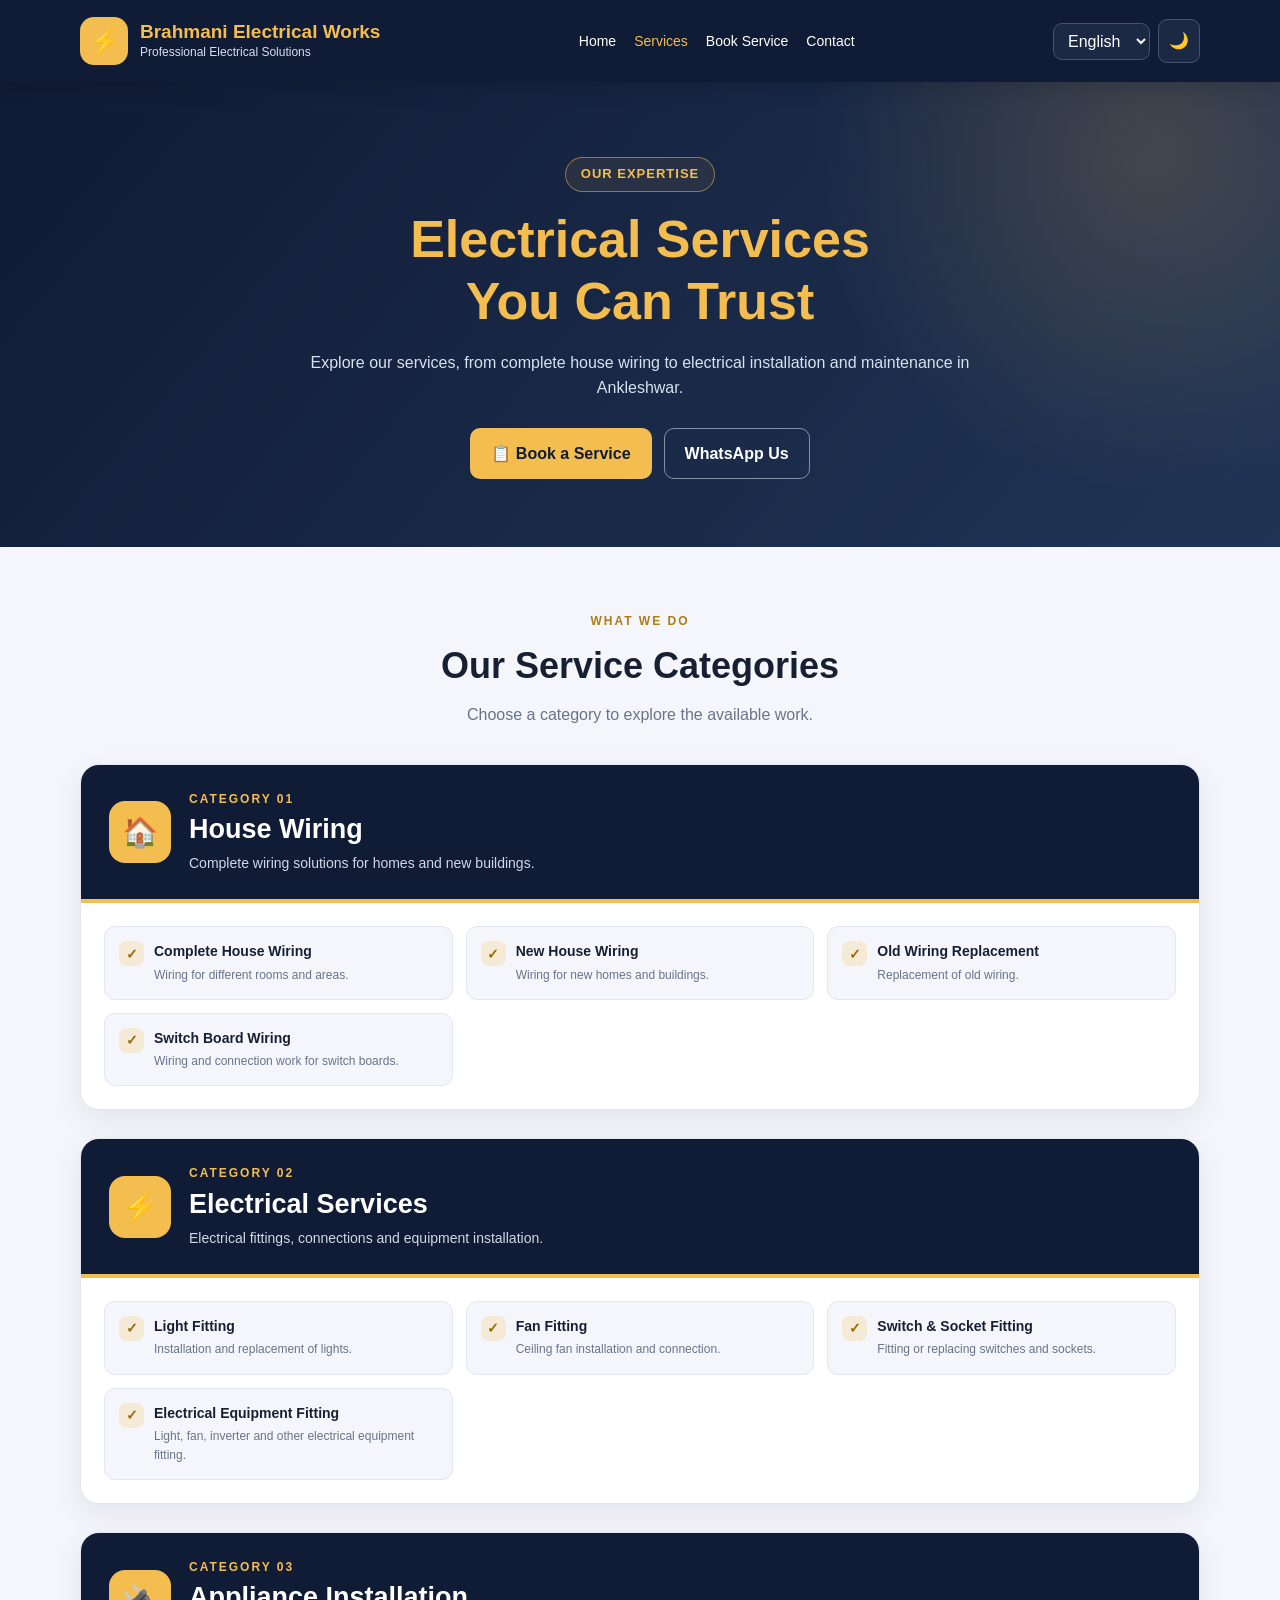
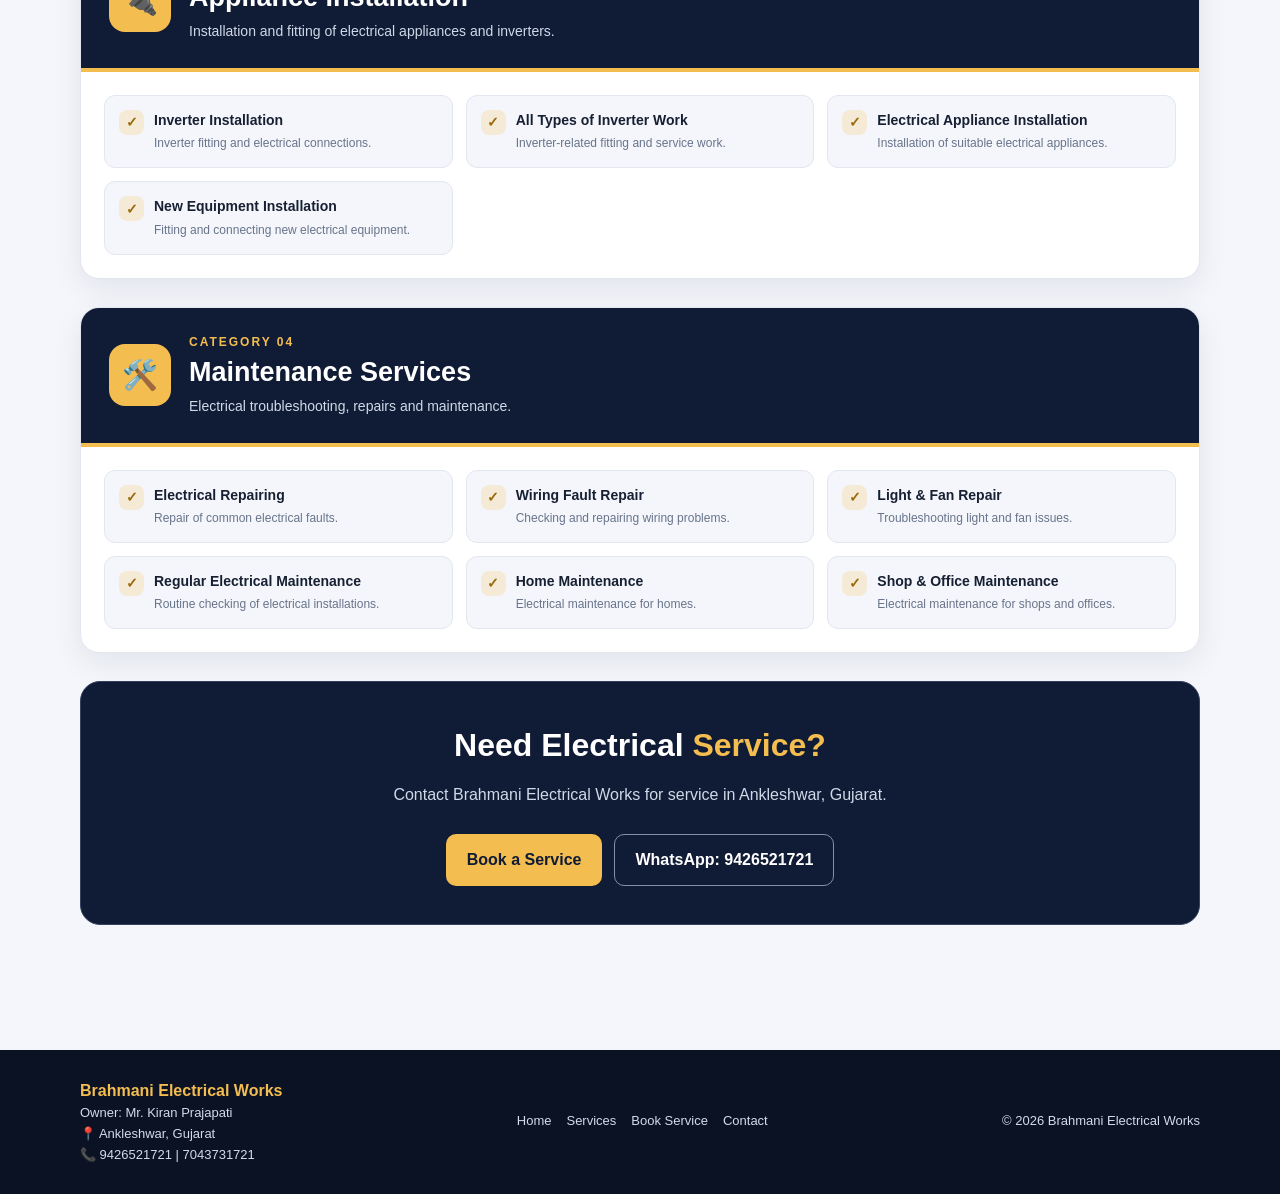
<file: services.html>
<!DOCTYPE html>
<html lang="en">
<head>
  <meta charset="UTF-8">
  <meta name="viewport" content="width=device-width, initial-scale=1.0">
  <meta name="theme-color" content="#101b35">
  <meta name="description" content="Brahmani Electrical Works - House Wiring, Electrical Services, Appliance Installation and Maintenance Services in Ankleshwar, Gujarat.">
  <title>Our Services | Brahmani Electrical Works</title>

  <style>
    :root {
      --navy: #101b35;
      --navy-light: #1b2945;
      --gold: #f4bd50;
      --bg: #f4f6fb;
      --card: #ffffff;
      --text: #172033;
      --muted: #68748a;
      --border: #e1e6ef;
      --shadow: 0 10px 30px rgba(16, 27, 53, .08);
    }

    * {
      box-sizing: border-box;
      margin: 0;
      padding: 0;
    }

    html {
      scroll-behavior: smooth;
    }

    body {
      font-family: Arial, Helvetica, sans-serif;
      background: var(--bg);
      color: var(--text);
      line-height: 1.6;
      transition: background .3s, color .3s;
    }

    body.dark {
      --bg: #0b1220;
      --card: #151f32;
      --text: #f1f4fa;
      --muted: #b2bdd0;
      --border: #29364d;
      --shadow: 0 10px 30px rgba(0, 0, 0, .2);
    }

    a {
      color: inherit;
      text-decoration: none;
    }

    button, select {
      font: inherit;
    }

    .container {
      width: min(1120px, 92%);
      margin: auto;
    }

    /* Header */
    header {
      background: var(--navy);
      color: white;
      position: sticky;
      top: 0;
      z-index: 100;
      box-shadow: 0 4px 20px rgba(0, 0, 0, .15);
    }

    .navbar {
      min-height: 82px;
      display: flex;
      justify-content: space-between;
      align-items: center;
      gap: 18px;
      flex-wrap: wrap;
      padding: 12px 0;
    }

    .brand {
      display: flex;
      align-items: center;
      gap: 12px;
    }

    .brand-icon {
      width: 48px;
      height: 48px;
      border-radius: 14px;
      display: grid;
      place-items: center;
      background: var(--gold);
      color: var(--navy);
      font-size: 25px;
      font-weight: 900;
    }

    .brand h2 {
      color: var(--gold);
      font-size: 19px;
      line-height: 1.25;
    }

    .brand p {
      font-size: 12px;
      color: #d8dfed;
    }

    .nav-links {
      display: flex;
      gap: 18px;
      align-items: center;
      flex-wrap: wrap;
    }

    .nav-links a {
      color: white;
      font-size: 14px;
      transition: color .2s;
    }

    .nav-links a:hover,
    .nav-links a.active {
      color: var(--gold);
    }

    .tools {
      display: flex;
      align-items: center;
      gap: 8px;
    }

    .tool-btn, .language {
      border: 1px solid #48536b;
      border-radius: 9px;
      padding: 8px 10px;
      background: #1b2945;
      color: white;
      cursor: pointer;
    }

    .language option {
      color: #111;
      background: white;
    }

    /* Hero */
    .hero {
      background:
        radial-gradient(circle at 90% 15%, rgba(244,189,80,.18), transparent 28%),
        linear-gradient(130deg, #101b35, #203456);
      color: white;
      padding: 75px 0 68px;
      text-align: center;
      position: relative;
      overflow: hidden;
    }

    .eyebrow {
      display: inline-block;
      color: var(--gold);
      border: 1px solid rgba(244,189,80,.5);
      background: rgba(244,189,80,.08);
      padding: 6px 15px;
      border-radius: 30px;
      font-size: 13px;
      font-weight: 700;
      letter-spacing: 1px;
      margin-bottom: 16px;
    }

    .hero h1 {
      font-size: clamp(32px, 5vw, 52px);
      line-height: 1.2;
      margin-bottom: 17px;
    }

    .hero h1 span {
      color: var(--gold);
    }

    .hero p {
      max-width: 680px;
      margin: auto;
      color: #d9e1ef;
      font-size: 16px;
    }

    .hero-actions {
      display: flex;
      justify-content: center;
      flex-wrap: wrap;
      gap: 12px;
      margin-top: 27px;
    }

    .btn {
      display: inline-flex;
      align-items: center;
      justify-content: center;
      gap: 8px;
      padding: 12px 20px;
      border-radius: 10px;
      font-weight: 700;
      border: 1px solid transparent;
      transition: transform .2s, background .2s;
      cursor: pointer;
    }

    .btn:hover {
      transform: translateY(-3px);
    }

    .btn-gold {
      background: var(--gold);
      color: var(--navy);
    }

    .btn-outline {
      border-color: #8490a6;
      color: white;
      background: transparent;
    }

    /* Service categories */
    .services-section {
      padding: 65px 0;
    }

    .section-heading {
      text-align: center;
      margin-bottom: 36px;
    }

    .section-heading .small-title {
      color: #b17b15;
      text-transform: uppercase;
      font-weight: 800;
      letter-spacing: 2px;
      font-size: 12px;
    }

    body.dark .section-heading .small-title {
      color: var(--gold);
    }

    .section-heading h2 {
      color: var(--text);
      font-size: clamp(26px, 4vw, 36px);
      margin: 5px 0 8px;
    }

    .section-heading p {
      color: var(--muted);
    }

    .category {
      background: var(--card);
      border: 1px solid var(--border);
      border-radius: 19px;
      margin-bottom: 28px;
      overflow: hidden;
      box-shadow: var(--shadow);
      animation: rise .65s ease both;
    }

    .category:nth-of-type(2) { animation-delay: .05s; }
    .category:nth-of-type(3) { animation-delay: .1s; }
    .category:nth-of-type(4) { animation-delay: .15s; }
    .category:nth-of-type(5) { animation-delay: .2s; }

    .category-heading {
      display: flex;
      align-items: center;
      gap: 18px;
      padding: 25px 28px;
      background: var(--navy);
      color: white;
      border-bottom: 4px solid var(--gold);
    }

    .category-icon {
      flex: 0 0 62px;
      width: 62px;
      height: 62px;
      display: grid;
      place-items: center;
      border-radius: 16px;
      background: var(--gold);
      color: var(--navy);
      font-size: 29px;
    }

    .category-number {
      font-size: 12px;
      color: var(--gold);
      font-weight: 800;
      letter-spacing: 2px;
    }

    .category-heading h3 {
      color: white;
      font-size: clamp(20px, 3vw, 27px);
      line-height: 1.3;
      margin: 3px 0 5px;
    }

    .category-heading p {
      color: #d0d9e8;
      font-size: 14px;
    }

    /* Smaller services underneath */
    .service-list {
      display: grid;
      grid-template-columns: repeat(3, minmax(0, 1fr));
      gap: 13px;
      padding: 23px;
    }

    .service-item {
      display: flex;
      align-items: flex-start;
      gap: 10px;
      padding: 14px;
      border: 1px solid var(--border);
      border-radius: 11px;
      background: var(--bg);
      transition: transform .2s, border-color .2s;
    }

    .service-item:hover {
      transform: translateY(-3px);
      border-color: var(--gold);
    }

    .check {
      flex: 0 0 25px;
      width: 25px;
      height: 25px;
      border-radius: 8px;
      background: rgba(244,189,80,.22);
      color: #9a690c;
      display: grid;
      place-items: center;
      font-size: 14px;
      font-weight: 900;
    }

    body.dark .check {
      color: var(--gold);
    }

    .service-item h4 {
      font-size: 14px;
      line-height: 1.45;
      color: var(--text);
    }

    .service-item p {
      font-size: 12px;
      color: var(--muted);
      margin-top: 4px;
    }

    /* CTA */
    .cta {
      background: var(--navy);
      color: white;
      border-radius: 20px;
      padding: 38px 28px;
      text-align: center;
      margin: 15px 0 60px;
      border: 1px solid #344360;
    }

    .cta h2 {
      font-size: clamp(24px, 4vw, 32px);
      margin-bottom: 10px;
    }

    .cta h2 span {
      color: var(--gold);
    }

    .cta p {
      color: #d0d9e8;
      margin-bottom: 22px;
    }

    /* Footer */
    footer {
      background: #0a1224;
      color: #d3dbea;
      padding: 28px 0;
    }

    .footer-inner {
      display: flex;
      justify-content: space-between;
      align-items: center;
      gap: 15px;
      flex-wrap: wrap;
    }

    .footer-inner strong {
      color: var(--gold);
    }

    .footer-inner p {
      font-size: 13px;
    }

    .footer-links {
      display: flex;
      gap: 15px;
      flex-wrap: wrap;
      font-size: 13px;
    }

    .footer-links a:hover {
      color: var(--gold);
    }

    @keyframes rise {
      from { opacity: 0; transform: translateY(18px); }
      to { opacity: 1; transform: translateY(0); }
    }

    @media (max-width: 850px) {
      .navbar {
        justify-content: center;
      }

      .brand {
        margin-right: auto;
      }

      .nav-links {
        order: 3;
        width: 100%;
        justify-content: center;
        padding-top: 8px;
        border-top: 1px solid #344360;
      }

      .service-list {
        grid-template-columns: repeat(2, minmax(0, 1fr));
      }
    }

    @media (max-width: 560px) {
      .navbar {
        gap: 12px;
      }

      .brand h2 {
        font-size: 16px;
      }

      .brand-icon {
        width: 42px;
        height: 42px;
      }

      .nav-links {
        gap: 12px;
      }

      .nav-links a {
        font-size: 12px;
      }

      .tools {
        width: 100%;
        justify-content: flex-end;
      }

      .hero {
        padding: 55px 0;
      }

      .category-heading {
        padding: 19px 16px;
        gap: 13px;
      }

      .category-icon {
        flex-basis: 48px;
        width: 48px;
        height: 48px;
        font-size: 23px;
      }

      .category-heading p {
        font-size: 12px;
      }

      .service-list {
        grid-template-columns: 1fr;
        padding: 14px;
        gap: 9px;
      }

      .service-item {
        padding: 12px;
      }

      .cta {
        padding: 30px 18px;
      }
    }

    @media (prefers-reduced-motion: reduce) {
      *, *::before, *::after {
        scroll-behavior: auto !important;
        animation-duration: .01ms !important;
        transition-duration: .01ms !important;
      }
    }
  </style>
</head>

<body>
  <!-- HEADER -->
  <header>
    <div class="container navbar">
      <a href="index.html" class="brand">
        <div class="brand-icon">⚡</div>
        <div>
          <h2>Brahmani Electrical Works</h2>
          <p data-en="Professional Electrical Solutions"
             data-gu="પ્રોફેશનલ ઇલેક્ટ્રિકલ સર્વિસ"
             data-hi="प्रोफेशनल इलेक्ट्रिकल सर्विस">
            Professional Electrical Solutions
          </p>
        </div>
      </a>

      <nav class="nav-links">
        <a href="index.html"
           data-en="Home" data-gu="હોમ" data-hi="होम">Home</a>
        <a href="services.html" class="active"
           data-en="Services" data-gu="સર્વિસ" data-hi="सर्विस">Services</a>
        <a href="order.html"
           data-en="Book Service" data-gu="બુક કરો" data-hi="बुक करें">Book Service</a>
        <a href="contact.html"
           data-en="Contact" data-gu="સંપર્ક" data-hi="संपर्क">Contact</a>
      </nav>

      <div class="tools">
        <select id="language" class="language" aria-label="Choose language">
          <option value="en">English</option>
          <option value="gu">ગુજરાતી</option>
          <option value="hi">हिन्दी</option>
        </select>
        <button id="themeToggle" class="tool-btn" type="button"
                aria-label="Toggle dark mode">🌙</button>
      </div>
    </div>
  </header>

  <!-- HERO -->
  <section class="hero">
    <div class="container">
      <span class="eyebrow"
            data-en="OUR EXPERTISE"
            data-gu="અમારી સર્વિસ"
            data-hi="हमारी सर्विस">OUR EXPERTISE</span>

      <h1>
        <span data-en="Electrical Services"
              data-gu="ઇલેક્ટ્રિકલ સર્વિસ"
              data-hi="इलेक्ट्रिकल सर्विस">Electrical Services</span>
        <br>
        <span data-en="You Can Trust"
              data-gu="ભરોસાપાત્ર કામ"
              data-hi="भरोसेमंद काम">You Can Trust</span>
      </h1>

      <p data-en="Explore our services, from complete house wiring to electrical installation and maintenance in Ankleshwar."
         data-gu="અંકલેશ્વરમાં હાઉસ વાયરિંગથી લઈને ઇલેક્ટ્રિકલ ફિટિંગ અને મેઇન્ટેનન્સ સુધીની અમારી સર્વિસ જુઓ."
         data-hi="अंकलेश्वर में हाउस वायरिंग से लेकर इलेक्ट्रिकल फिटिंग और मेंटेनेंस तक हमारी सर्विस देखें।">
        Explore our services, from complete house wiring to electrical installation and maintenance in Ankleshwar.
      </p>

      <div class="hero-actions">
        <a href="order.html" class="btn btn-gold"
           data-en="📋 Book a Service"
           data-gu="📋 સર્વિસ બુક કરો"
           data-hi="📋 सर्विस बुक करें">📋 Book a Service</a>

        <a href="https://wa.me/919426521721?text=Hello%20Brahmani%20Electrical%20Works"
           target="_blank" rel="noopener noreferrer"
           class="btn btn-outline"
           data-en="WhatsApp Us"
           data-gu="WhatsApp કરો"
           data-hi="WhatsApp करें">WhatsApp Us</a>
      </div>
    </div>
  </section>

  <!-- SERVICES -->
  <main class="container services-section">
    <div class="section-heading">
      <div class="small-title"
           data-en="WHAT WE DO"
           data-gu="અમે શું કરીએ છીએ"
           data-hi="हम क्या करते हैं">WHAT WE DO</div>

      <h2 data-en="Our Service Categories"
          data-gu="અમારી સર્વિસ કેટેગરી"
          data-hi="हमारी सर्विस कैटेगरी">Our Service Categories</h2>

      <p data-en="Choose a category to explore the available work."
         data-gu="કામ જોવા માટે તમારી કેટેગરી પસંદ કરો."
         data-hi="काम देखने के लिए अपनी कैटेगरी चुनें।">
        Choose a category to explore the available work.
      </p>
    </div>

    <!-- CATEGORY 1 -->
    <section class="category">
      <div class="category-heading">
        <div class="category-icon">🏠</div>
        <div>
          <div class="category-number">CATEGORY 01</div>
          <h3 data-en="House Wiring"
              data-gu="હાઉસ વાયરિંગ"
              data-hi="हाउस वायरिंग">House Wiring</h3>
          <p data-en="Complete wiring solutions for homes and new buildings."
             data-gu="ઘર અને નવી બિલ્ડિંગ માટે સંપૂર્ણ વાયરિંગ."
             data-hi="घर और नई बिल्डिंग के लिए संपूर्ण वायरिंग।">
            Complete wiring solutions for homes and new buildings.
          </p>
        </div>
      </div>

      <div class="service-list">
        <article class="service-item">
          <span class="check">✓</span>
          <div>
            <h4 data-en="Complete House Wiring"
                data-gu="સંપૂર્ણ હાઉસ વાયરિંગ"
                data-hi="पूरी हाउस वायरिंग">Complete House Wiring</h4>
            <p data-en="Wiring for different rooms and areas."
               data-gu="ઘરના અલગ-અલગ રૂમનું વાયરિંગ."
               data-hi="घर के अलग-अलग कमरों की वायरिंग।">Wiring for different rooms and areas.</p>
          </div>
        </article>

        <article class="service-item">
          <span class="check">✓</span>
          <div>
            <h4 data-en="New House Wiring"
                data-gu="નવા ઘરનું વાયરિંગ"
                data-hi="नए घर की वायरिंग">New House Wiring</h4>
            <p data-en="Wiring for new homes and buildings."
               data-gu="નવા ઘર અને બિલ્ડિંગનું વાયરિંગ."
               data-hi="नए घर और बिल्डिंग की वायरिंग।">Wiring for new homes and buildings.</p>
          </div>
        </article>

        <article class="service-item">
          <span class="check">✓</span>
          <div>
            <h4 data-en="Old Wiring Replacement"
                data-gu="જૂના વાયર બદલવાનું કામ"
                data-hi="पुरानी वायरिंग बदलना">Old Wiring Replacement</h4>
            <p data-en="Replacement of old wiring."
               data-gu="જૂના વાયર બદલવાની સર્વિસ."
               data-hi="पुरानी वायरिंग बदलने की सर्विस।">Replacement of old wiring.</p>
          </div>
        </article>

        <article class="service-item">
          <span class="check">✓</span>
          <div>
            <h4 data-en="Switch Board Wiring"
                data-gu="સ્વિચ બોર્ડ વાયરિંગ"
                data-hi="स्विच बोर्ड वायरिंग">Switch Board Wiring</h4>
            <p data-en="Wiring and connection work for switch boards."
               data-gu="સ્વિચ બોર્ડનું કનેક્શન અને વાયરિંગ."
               data-hi="स्विच बोर्ड का कनेक्शन और वायरिंग।">Wiring and connection work for switch boards.</p>
          </div>
        </article>
      </div>
    </section>

    <!-- CATEGORY 2 -->
    <section class="category">
      <div class="category-heading">
        <div class="category-icon">⚡</div>
        <div>
          <div class="category-number">CATEGORY 02</div>
          <h3 data-en="Electrical Services"
              data-gu="ઇલેક્ટ્રિકલ સર્વિસ"
              data-hi="इलेक्ट्रिकल सर्विस">Electrical Services</h3>
          <p data-en="Electrical fittings, connections and equipment installation."
             data-gu="ઇલેક્ટ્રિકલ ફિટિંગ, કનેક્શન અને સાધનો લગાવવાનું કામ."
             data-hi="इलेक्ट्रिकल फिटिंग, कनेक्शन और उपकरण लगाने का काम।">
            Electrical fittings, connections and equipment installation.
          </p>
        </div>
      </div>

      <div class="service-list">
        <article class="service-item">
          <span class="check">✓</span>
          <div>
            <h4 data-en="Light Fitting"
                data-gu="લાઇટ ફિટિંગ"
                data-hi="लाइट फिटिंग">Light Fitting</h4>
            <p data-en="Installation and replacement of lights."
               data-gu="લાઇટ લગાવવી અને બદલવી."
               data-hi="लाइट लगाना और बदलना।">Installation and replacement of lights.</p>
          </div>
        </article>

        <article class="service-item">
          <span class="check">✓</span>
          <div>
            <h4 data-en="Fan Fitting"
                data-gu="ફેન ફિટિંગ"
                data-hi="फैन फिटिंग">Fan Fitting</h4>
            <p data-en="Ceiling fan installation and connection."
               data-gu="સીલિંગ ફેન લગાવવો અને કનેક્શન કરવું."
               data-hi="सीलिंग फैन लगाना और कनेक्शन करना।">Ceiling fan installation and connection.</p>
          </div>
        </article>

        <article class="service-item">
          <span class="check">✓</span>
          <div>
            <h4 data-en="Switch & Socket Fitting"
                data-gu="સ્વિચ અને સોકેટ ફિટિંગ"
                data-hi="स्विच और सॉकेट फिटिंग">Switch & Socket Fitting</h4>
            <p data-en="Fitting or replacing switches and sockets."
               data-gu="સ્વિચ અને સોકેટ લગાવવા કે બદલવા."
               data-hi="स्विच और सॉकेट लगाना या बदलना।">Fitting or replacing switches and sockets.</p>
          </div>
        </article>

        <article class="service-item">
          <span class="check">✓</span>
          <div>
            <h4 data-en="Electrical Equipment Fitting"
                data-gu="ઇલેક્ટ્રિકલ સાધનોનું ફિટિંગ"
                data-hi="इलेक्ट्रिकल उपकरण फिटिंग">Electrical Equipment Fitting</h4>
            <p data-en="Light, fan, inverter and other electrical equipment fitting."
               data-gu="લાઇટ, ફેન, ઇન્વર્ટર અને અન્ય ઇલેક્ટ્રિકલ સાધનોનું ફિટિંગ."
               data-hi="लाइट, फैन, इन्वर्टर और अन्य इलेक्ट्रिकल उपकरणों की फिटिंग।">
              Light, fan, inverter and other electrical equipment fitting.
            </p>
          </div>
        </article>
      </div>
    </section>

    <!-- CATEGORY 3 -->
    <section class="category">
      <div class="category-heading">
        <div class="category-icon">🔌</div>
        <div>
          <div class="category-number">CATEGORY 03</div>
          <h3 data-en="Appliance Installation"
              data-gu="એપ્લાયન્સ ઇન્સ્ટોલેશન"
              data-hi="अप्लायंस इंस्टॉलेशन">Appliance Installation</h3>
          <p data-en="Installation and fitting of electrical appliances and inverters."
             data-gu="ઇલેક્ટ્રિકલ સાધનો અને ઇન્વર્ટર લગાવવાનું કામ."
             data-hi="इलेक्ट्रिकल उपकरण और इन्वर्टर लगाने का काम।">
            Installation and fitting of electrical appliances and inverters.
          </p>
        </div>
      </div>

      <div class="service-list">
        <article class="service-item">
          <span class="check">✓</span>
          <div>
            <h4 data-en="Inverter Installation"
                data-gu="ઇન્વર્ટર ઇન્સ્ટોલેશન"
                data-hi="इन्वर्टर इंस्टॉलेशन">Inverter Installation</h4>
            <p data-en="Inverter fitting and electrical connections."
               data-gu="ઇન્વર્ટર ફિટિંગ અને ઇલેક્ટ્રિકલ કનેક્શન."
               data-hi="इन्वर्टर फिटिंग और इलेक्ट्रिकल कनेक्शन।">Inverter fitting and electrical connections.</p>
          </div>
        </article>

        <article class="service-item">
          <span class="check">✓</span>
          <div>
            <h4 data-en="All Types of Inverter Work"
                data-gu="તમામ પ્રકારનું ઇન્વર્ટર કામ"
                data-hi="सभी प्रकार के इन्वर्टर का काम">All Types of Inverter Work</h4>
            <p data-en="Inverter-related fitting and service work."
               data-gu="ઇન્વર્ટરને લગતું ફિટિંગ અને સર્વિસ કામ."
               data-hi="इन्वर्टर से जुड़ा फिटिंग और सर्विस का काम।">Inverter-related fitting and service work.</p>
          </div>
        </article>

        <article class="service-item">
          <span class="check">✓</span>
          <div>
            <h4 data-en="Electrical Appliance Installation"
                data-gu="ઇલેક્ટ્રિકલ એપ્લાયન્સ ઇન્સ્ટોલેશન"
                data-hi="इलेक्ट्रिकल अप्लायंस इंस्टॉलेशन">Electrical Appliance Installation</h4>
            <p data-en="Installation of suitable electrical appliances."
               data-gu="યોગ્ય ઇલેક્ટ્રિકલ સાધનો લગાવવાનું કામ."
               data-hi="उपयुक्त इलेक्ट्रिकल उपकरण लगाने का काम।">Installation of suitable electrical appliances.</p>
          </div>
        </article>

        <article class="service-item">
          <span class="check">✓</span>
          <div>
            <h4 data-en="New Equipment Installation"
                data-gu="નવા સાધનોનું ઇન્સ્ટોલેશન"
                data-hi="नए उपकरणों का इंस्टॉलेशन">New Equipment Installation</h4>
            <p data-en="Fitting and connecting new electrical equipment."
               data-gu="નવા ઇલેક્ટ્રિકલ સાધનો ફિટ કરવા અને કનેક્શન કરવું."
               data-hi="नए इलेक्ट्रिकल उपकरण लगाना और कनेक्शन करना।">Fitting and connecting new electrical equipment.</p>
          </div>
        </article>
      </div>
    </section>

    <!-- CATEGORY 4 -->
    <section class="category">
      <div class="category-heading">
        <div class="category-icon">🛠️</div>
        <div>
          <div class="category-number">CATEGORY 04</div>
          <h3 data-en="Maintenance Services"
              data-gu="મેઇન્ટેનન્સ સર્વિસ"
              data-hi="मेंटेनेंस सर्विस">Maintenance Services</h3>
          <p data-en="Electrical troubleshooting, repairs and maintenance."
             data-gu="ઇલેક્ટ્રિકલ ખામી શોધવી, રિપેરિંગ અને મેઇન્ટેનન્સ."
             data-hi="इलेक्ट्रिकल खराबी ढूँढना, रिपेयरिंग और मेंटेनेंस।">
            Electrical troubleshooting, repairs and maintenance.
          </p>
        </div>
      </div>

      <div class="service-list">
        <article class="service-item">
          <span class="check">✓</span>
          <div>
            <h4 data-en="Electrical Repairing"
                data-gu="ઇલેક્ટ્રિકલ રિપેરિંગ"
                data-hi="इलेक्ट्रिकल रिपेयरिंग">Electrical Repairing</h4>
            <p data-en="Repair of common electrical faults."
               data-gu="સામાન્ય ઇલેક્ટ્રિકલ ખામીનું રિપેરિંગ."
               data-hi="आम इलेक्ट्रिकल खराबियों की मरम्मत।">Repair of common electrical faults.</p>
          </div>
        </article>

        <article class="service-item">
          <span class="check">✓</span>
          <div>
            <h4 data-en="Wiring Fault Repair"
                data-gu="વાયરિંગની ખામીનું રિપેરિંગ"
                data-hi="वायरिंग की खराबी की मरम्मत">Wiring Fault Repair</h4>
            <p data-en="Checking and repairing wiring problems."
               data-gu="વાયરિંગની ખામી તપાસવી અને રિપેર કરવી."
               data-hi="वायरिंग की खराबी जाँचना और ठीक करना।">Checking and repairing wiring problems.</p>
          </div>
        </article>

        <article class="service-item">
          <span class="check">✓</span>
          <div>
            <h4 data-en="Light & Fan Repair"
                data-gu="લાઇટ અને ફેન રિપેરિંગ"
                data-hi="लाइट और फैन रिपेयरिंग">Light & Fan Repair</h4>
            <p data-en="Troubleshooting light and fan issues."
               data-gu="લાઇટ અને ફેનની ખામી તપાસવી."
               data-hi="लाइट और फैन की खराबी जाँचना।">Troubleshooting light and fan issues.</p>
          </div>
        </article>

        <article class="service-item">
          <span class="check">✓</span>
          <div>
            <h4 data-en="Regular Electrical Maintenance"
                data-gu="નિયમિત ઇલેક્ટ્રિકલ મેઇન્ટેનન્સ"
                data-hi="नियमित इलेक्ट्रिकल मेंटेनेंस">Regular Electrical Maintenance</h4>
            <p data-en="Routine checking of electrical installations."
               data-gu="ઇલેક્ટ્રિકલ ઇન્સ્ટોલેશનની નિયમિત તપાસ."
               data-hi="इलेक्ट्रिकल इंस्टॉलेशन की नियमित जाँच।">Routine checking of electrical installations.</p>
          </div>
        </article>

        <article class="service-item">
          <span class="check">✓</span>
          <div>
            <h4 data-en="Home Maintenance"
                data-gu="ઘરનું ઇલેક્ટ્રિકલ મેઇન્ટેનન્સ"
                data-hi="घर का इलेक्ट्रिकल मेंटेनेंस">Home Maintenance</h4>
            <p data-en="Electrical maintenance for homes."
               data-gu="ઘરના ઇલેક્ટ્રિકલ કામનું મેઇન્ટેનન્સ."
               data-hi="घर के इलेक्ट्रिकल काम का मेंटेनेंस।">Electrical maintenance for homes.</p>
          </div>
        </article>

        <article class="service-item">
          <span class="check">✓</span>
          <div>
            <h4 data-en="Shop & Office Maintenance"
                data-gu="દુકાન અને ઓફિસ મેઇન્ટેનન્સ"
                data-hi="दुकान और ऑफिस मेंटेनेंस">Shop & Office Maintenance</h4>
            <p data-en="Electrical maintenance for shops and offices."
               data-gu="દુકાન અને ઓફિસના ઇલેક્ટ્રિકલ કામનું મેઇન્ટેનન્સ."
               data-hi="दुकान और ऑफिस के इलेक्ट्रिकल काम का मेंटेनेंस।">Electrical maintenance for shops and offices.</p>
          </div>
        </article>
      </div>
    </section>

    <!-- CONTACT CTA -->
    <section class="cta">
      <h2 data-en="Need Electrical <span>Service?</span>"
          data-gu="ઇલેક્ટ્રિકલ <span>સર્વિસ</span> જોઈએ છે?"
          data-hi="इलेक्ट्रिकल <span>सर्विस</span> चाहिए?">
        Need Electrical <span>Service?</span>
      </h2>

      <p data-en="Contact Brahmani Electrical Works for service in Ankleshwar, Gujarat."
         data-gu="અંકલેશ્વર, ગુજરાતમાં સર્વિસ માટે Brahmani Electrical Works નો સંપર્ક કરો."
         data-hi="अंकलेश्वर, गुजरात में सर्विस के लिए Brahmani Electrical Works से संपर्क करें।">
        Contact Brahmani Electrical Works for service in Ankleshwar, Gujarat.
      </p>

      <div class="hero-actions">
        <a href="order.html" class="btn btn-gold"
           data-en="Book a Service"
           data-gu="સર્વિસ બુક કરો"
           data-hi="सर्विस बुक करें">Book a Service</a>

        <a href="https://wa.me/919426521721?text=Hello%20Brahmani%20Electrical%20Works"
           target="_blank" rel="noopener noreferrer"
           class="btn btn-outline">WhatsApp: 9426521721</a>
      </div>
    </section>
  </main>

  <!-- FOOTER -->
  <footer>
    <div class="container footer-inner">
      <div>
        <strong>Brahmani Electrical Works</strong>
        <p data-en="Owner: Mr. Kiran Prajapati"
           data-gu="માલિક: શ્રી કિરણ પ્રજાપતિ"
           data-hi="मालिक: श्री किरण प्रजापति">Owner: Mr. Kiran Prajapati</p>
        <p>📍 Ankleshwar, Gujarat</p>
        <p>📞 9426521721 | 7043731721</p>
      </div>

      <div class="footer-links">
        <a href="index.html"
           data-en="Home" data-gu="હોમ" data-hi="होम">Home</a>
        <a href="services.html"
           data-en="Services" data-gu="સર્વિસ" data-hi="सर्विस">Services</a>
        <a href="order.html"
           data-en="Book Service" data-gu="બુક કરો" data-hi="बुक करें">Book Service</a>
        <a href="contact.html"
           data-en="Contact" data-gu="સંપર્ક" data-hi="संपर्क">Contact</a>
      </div>

      <p>© <span id="year"></span> Brahmani Electrical Works</p>
    </div>
  </footer>

  <script>
    // Dark / Light mode
    const themeToggle = document.getElementById("themeToggle");

    themeToggle.addEventListener("click", function () {
      document.body.classList.toggle("dark");
      const isDark = document.body.classList.contains("dark");
      themeToggle.textContent = isDark ? "☀️" : "🌙";
      themeToggle.setAttribute(
        "aria-label",
        isDark ? "Switch to light mode" : "Switch to dark mode"
      );
    });

    // Language switcher
    const languageSelect = document.getElementById("language");

    function changeLanguage(language) {
      document.documentElement.lang = language;

      document.querySelectorAll("[data-" + language + "]").forEach(function (element) {
        const translatedText = element.getAttribute("data-" + language);

        if (translatedText !== null) {
          element.innerHTML = translatedText;
        }
      });

      try {
        localStorage.setItem("brahmaniServicesLanguage", language);
      } catch (error) {
        // The page still works if browser storage is unavailable.
      }
    }

    languageSelect.addEventListener("change", function () {
      changeLanguage(languageSelect.value);
    });

    try {
      const savedLanguage = localStorage.getItem("brahmaniServicesLanguage");
      if (["en", "gu", "hi"].includes(savedLanguage)) {
        languageSelect.value = savedLanguage;
      }
    } catch (error) {
      // Use English if browser storage is unavailable.
    }

    changeLanguage(languageSelect.value);

    // Current year
    document.getElementById("year").textContent = new Date().getFullYear();
  </script>
</body>
</html>
</file>
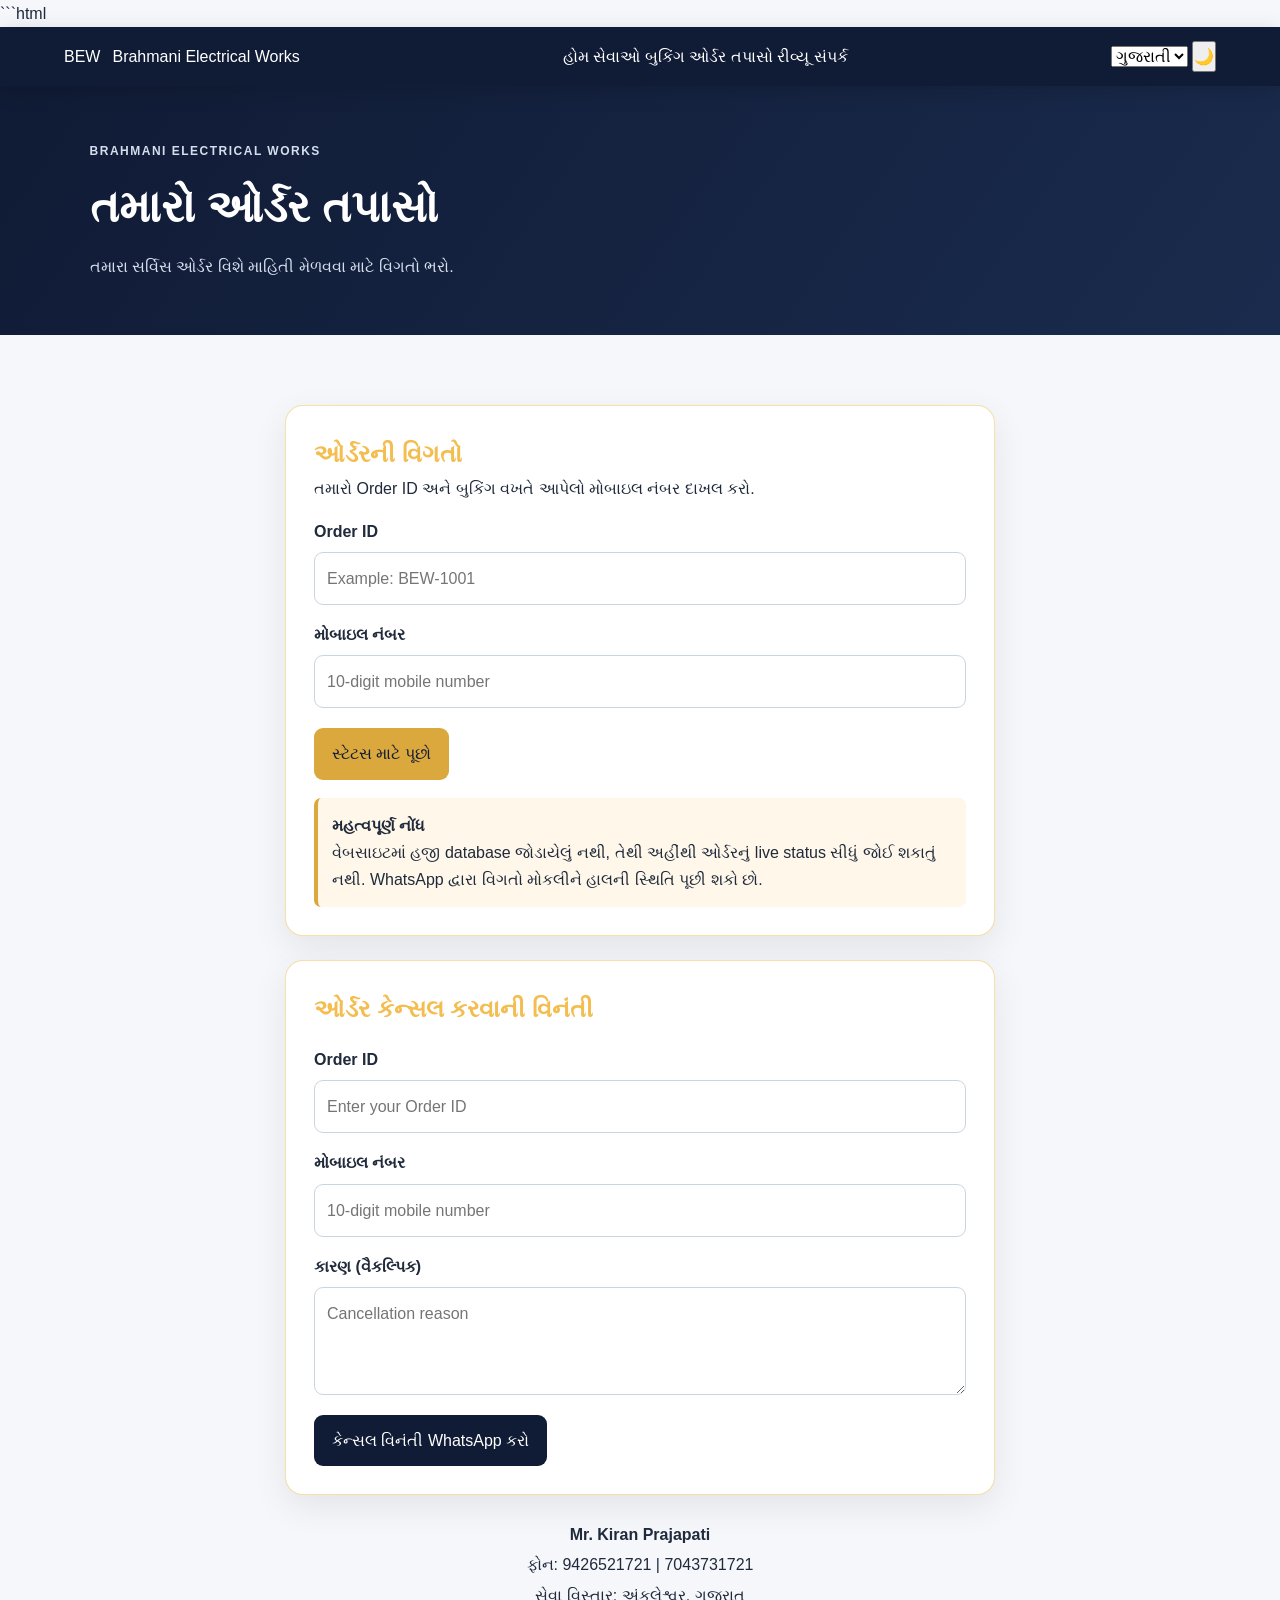
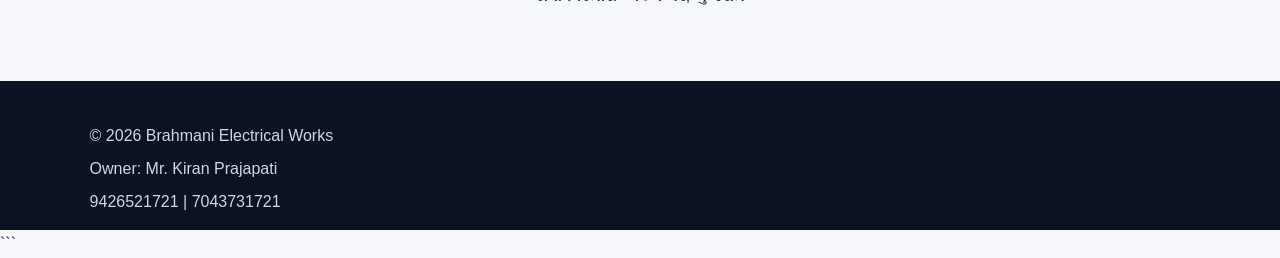
<file: track.html>
```html
<!DOCTYPE html>
<html lang="gu">
<head>
  <meta charset="UTF-8">
  <meta name="viewport" content="width=device-width, initial-scale=1.0">
  <meta name="description" content="Track your Brahmani Electrical Works service request in Ankleshwar.">
  <title>Track Order | Brahmani Electrical Works</title>
  <link rel="stylesheet" href="style.css">
  <style>
    .track-section {
      max-width: 760px;
      margin: 45px auto;
      padding: 25px;
    }

    .track-card {
      background: var(--card-bg, #fff);
      border: 1px solid rgba(244, 189, 80, .5);
      border-radius: 18px;
      padding: 28px;
      box-shadow: 0 12px 35px rgba(0, 0, 0, .08);
    }

    .track-card h2 {
      margin-top: 0;
      color: var(--gold, #d9a12e);
    }

    .track-card label {
      display: block;
      margin: 16px 0 7px;
      font-weight: 600;
    }

    .track-card input,
    .track-card select,
    .track-card textarea {
      width: 100%;
      padding: 12px;
      border: 1px solid #cbd5e1;
      border-radius: 9px;
      font: inherit;
      box-sizing: border-box;
    }

    .track-actions {
      display: flex;
      flex-wrap: wrap;
      gap: 12px;
      margin-top: 20px;
    }

    .track-btn {
      display: inline-block;
      padding: 12px 18px;
      border: 0;
      border-radius: 9px;
      background: #dba83e;
      color: #101b35;
      font-weight: 700;
      text-decoration: none;
      cursor: pointer;
      font: inherit;
    }

    .track-btn.secondary {
      background: #101b35;
      color: white;
    }

    .track-note {
      margin-top: 18px;
      padding: 14px;
      border-left: 4px solid #dba83e;
      background: rgba(244, 189, 80, .12);
      border-radius: 7px;
      line-height: 1.7;
    }

    .track-message {
      margin-top: 16px;
      line-height: 1.7;
      overflow-wrap: anywhere;
    }

    .track-contact {
      margin-top: 25px;
      text-align: center;
      line-height: 1.9;
    }
  </style>
</head>

<body>
  <header class="site-header">
    <div class="container nav-container">
      <a class="brand" href="index.html">
        <span class="brand-mark">BEW</span>
        <span>Brahmani Electrical Works</span>
      </a>

      <button class="menu-toggle" id="menuToggle" type="button"
        aria-label="Open navigation">☰</button>

      <nav class="main-nav" id="mainNav">
        <a href="index.html" data-gu="હોમ" data-en="Home" data-hi="होम">હોમ</a>
        <a href="services.html" data-gu="સેવાઓ" data-en="Services" data-hi="सेवाएँ">સેવાઓ</a>
        <a href="order.html" data-gu="બુકિંગ" data-en="Book Service" data-hi="बुकिंग">બુકિંગ</a>
        <a href="track.html" data-gu="ઓર્ડર તપાસો" data-en="Track Order" data-hi="ऑर्डर ट्रैक करें">ઓર્ડર તપાસો</a>
        <a href="reviews.html" data-gu="રીવ્યૂ" data-en="Reviews" data-hi="रिव्यू">રીવ્યૂ</a>
        <a href="contact.html" data-gu="સંપર્ક" data-en="Contact" data-hi="संपर्क">સંપર્ક</a>
      </nav>

      <div class="nav-tools">
        <select id="languageSelect" aria-label="Choose language">
          <option value="gu">ગુજરાતી</option>
          <option value="en">English</option>
          <option value="hi">हिन्दी</option>
        </select>
        <button id="themeToggle" class="theme-toggle" type="button"
          aria-label="Toggle dark mode">🌙</button>
      </div>
    </div>
  </header>

  <main>
    <section class="page-hero">
      <div class="container">
        <p class="eyebrow">BRAHMANI ELECTRICAL WORKS</p>
        <h1 data-gu="તમારો ઓર્ડર તપાસો"
            data-en="Track Your Order"
            data-hi="अपना ऑर्डर ट्रैक करें">તમારો ઓર્ડર તપાસો</h1>
        <p data-gu="તમારા સર્વિસ ઓર્ડર વિશે માહિતી મેળવવા માટે વિગતો ભરો."
           data-en="Enter your details to ask about your service request."
           data-hi="अपने सर्विस ऑर्डर की जानकारी के लिए विवरण भरें।">
          તમારા સર્વિસ ઓર્ડર વિશે માહિતી મેળવવા માટે વિગતો ભરો.
        </p>
      </div>
    </section>

    <section class="container track-section">
      <div class="track-card">
        <h2 data-gu="ઓર્ડરની વિગતો"
            data-en="Order Details"
            data-hi="ऑर्डर की जानकारी">ઓર્ડરની વિગતો</h2>

        <p data-gu="તમારો Order ID અને બુકિંગ વખતે આપેલો મોબાઇલ નંબર દાખલ કરો."
           data-en="Enter your Order ID and the mobile number used for booking."
           data-hi="अपना Order ID और बुकिंग के समय दिया गया मोबाइल नंबर दर्ज करें।">
          તમારો Order ID અને બુકિંગ વખતે આપેલો મોબાઇલ નંબર દાખલ કરો.
        </p>

        <form id="trackForm">
          <label for="orderId"
            data-gu="Order ID"
            data-en="Order ID"
            data-hi="ऑर्डर आईडी">Order ID</label>
          <input id="orderId" name="orderId" type="text"
            placeholder="Example: BEW-1001" required maxlength="40">

          <label for="customerPhone"
            data-gu="મોબાઇલ નંબર"
            data-en="Mobile Number"
            data-hi="मोबाइल नंबर">મોબાઇલ નંબર</label>
          <input id="customerPhone" name="customerPhone" type="tel"
            inputmode="numeric" placeholder="10-digit mobile number"
            pattern="[6-9][0-9]{9}" required maxlength="10">

          <div class="track-actions">
            <button class="track-btn" type="submit"
              data-gu="સ્ટેટસ માટે પૂછો"
              data-en="Ask for Status"
              data-hi="स्टेटस पूछें">સ્ટેટસ માટે પૂછો</button>
          </div>
        </form>

        <div id="trackMessage" class="track-message" aria-live="polite"></div>

        <div class="track-note">
          <strong data-gu="મહત્વપૂર્ણ નોંધ"
                  data-en="Important Note"
                  data-hi="महत्वपूर्ण सूचना">મહત્વપૂર્ણ નોંધ</strong>
          <p data-gu="વેબસાઇટમાં હજી database જોડાયેલું નથી, તેથી અહીંથી ઓર્ડરનું live status સીધું જોઈ શકાતું નથી. WhatsApp દ્વારા વિગતો મોકલીને હાલની સ્થિતિ પૂછી શકો છો."
             data-en="The database is not connected yet, so live order status cannot be displayed here. You can send your details through WhatsApp to ask for an update."
             data-hi="अभी वेबसाइट में database नहीं जुड़ा है, इसलिए यहाँ live status नहीं दिख सकता। WhatsApp पर विवरण भेजकर जानकारी पूछ सकते हैं।">
            વેબસાઇટમાં હજી database જોડાયેલું નથી, તેથી અહીંથી ઓર્ડરનું live status સીધું જોઈ શકાતું નથી. WhatsApp દ્વારા વિગતો મોકલીને હાલની સ્થિતિ પૂછી શકો છો.
          </p>
        </div>
      </div>

      <div class="track-card" style="margin-top:24px">
        <h2 data-gu="ઓર્ડર કેન્સલ કરવાની વિનંતી"
            data-en="Request Order Cancellation"
            data-hi="ऑर्डर रद्द करने का अनुरोध">ઓર્ડર કેન્સલ કરવાની વિનંતી</h2>

        <form id="cancelForm">
          <label for="cancelOrderId"
            data-gu="Order ID"
            data-en="Order ID"
            data-hi="ऑर्डर आईडी">Order ID</label>
          <input id="cancelOrderId" type="text" required maxlength="40"
            placeholder="Enter your Order ID">

          <label for="cancelPhone"
            data-gu="મોબાઇલ નંબર"
            data-en="Mobile Number"
            data-hi="मोबाइल नंबर">મોબાઇલ નંબર</label>
          <input id="cancelPhone" type="tel" inputmode="numeric"
            pattern="[6-9][0-9]{9}" maxlength="10" required
            placeholder="10-digit mobile number">

          <label for="cancelReason"
            data-gu="કારણ (વૈકલ્પિક)"
            data-en="Reason (optional)"
            data-hi="कारण (वैकल्पिक)">કારણ (વૈકલ્પિક)</label>
          <textarea id="cancelReason" rows="3"
            placeholder="Cancellation reason"></textarea>

          <div class="track-actions">
            <button class="track-btn secondary" type="submit"
              data-gu="કેન્સલ વિનંતી WhatsApp કરો"
              data-en="Send Cancellation Request"
              data-hi="रद्द करने का अनुरोध भेजें">કેન્સલ વિનંતી WhatsApp કરો</button>
          </div>
        </form>
      </div>

      <div class="track-contact">
        <strong>Mr. Kiran Prajapati</strong><br>
        <span data-gu="ફોન:" data-en="Call:" data-hi="फोन:">ફોન:</span>
        <a href="tel:9426521721">9426521721</a> |
        <a href="tel:7043731721">7043731721</a><br>
        <span data-gu="સેવા વિસ્તાર: અંકલેશ્વર, ગુજરાત"
              data-en="Service Area: Ankleshwar, Gujarat"
              data-hi="सेवा क्षेत्र: अंकलेश्वर, गुजरात">સેવા વિસ્તાર: અંકલેશ્વર, ગુજરાત</span>
      </div>
    </section>
  </main>

  <footer class="site-footer">
    <div class="container">
      <p>© <span id="year"></span> Brahmani Electrical Works</p>
      <p>Owner: Mr. Kiran Prajapati</p>
      <p>9426521721 | 7043731721</p>
    </div>
  </footer>

  <script src="app.js"></script>
  <script>
    const BUSINESS_WHATSAPP = "919426521721";

    document.getElementById("year").textContent = new Date().getFullYear();

    function sendWhatsApp(message) {
      const url = "https://wa.me/" + BUSINESS_WHATSAPP +
        "?text=" + encodeURIComponent(message);
      window.open(url, "_blank", "noopener,noreferrer");
    }

    document.getElementById("trackForm").addEventListener("submit", function(event) {
      event.preventDefault();

      const orderId = document.getElementById("orderId").value.trim();
      const phone = document.getElementById("customerPhone").value.trim();

      if (!/^[6-9][0-9]{9}$/.test(phone)) {
        document.getElementById("trackMessage").textContent =
          "કૃપા કરીને સાચો 10 અંકનો મોબાઇલ નંબર દાખલ કરો.";
        return;
      }

      document.getElementById("trackMessage").textContent =
        "WhatsApp ખોલાઈ રહ્યું છે. ત્યાંથી તમારો Order ID અને મોબાઇલ નંબર મોકલો.";

      sendWhatsApp(
        "નમસ્તે Brahmani Electrical Works,\n" +
        "મારે મારા ઓર્ડરનું status જાણવું છે.\n" +
        "Order ID: " + orderId + "\n" +
        "મોબાઇલ નંબર: " + phone + "\n" +
        "કૃપા કરીને ઓર્ડરની હાલની સ્થિતિ જણાવશો."
      );
    });

    document.getElementById("cancelForm").addEventListener("submit", function(event) {
      event.preventDefault();

      const orderId = document.getElementById("cancelOrderId").value.trim();
      const phone = document.getElementById("cancelPhone").value.trim();
      const reason = document.getElementById("cancelReason").value.trim();

      if (!/^[6-9][0-9]{9}$/.test(phone)) {
        alert("કૃપા કરીને સાચો 10 અંકનો મોબાઇલ નંબર દાખલ કરો.");
        return;
      }

      sendWhatsApp(
        "નમસ્તે Brahmani Electrical Works,\n" +
        "મારે ઓર્ડર કેન્સલ કરવાની વિનંતી કરવી છે.\n" +
        "Order ID: " + orderId + "\n" +
        "મોબાઇલ નંબર: " + phone + "\n" +
        "કારણ: " + (reason || "કારણ આપ્યું નથી") + "\n" +
        "કૃપા કરીને મારી વિનંતી તપાસશો."
      );
    });
  </script>
</body>
</html>
```
</file>
<file: style.css>
:root {
  --navy: #101b35;
  --navy-light: #1a2b4d;
  --gold: #f4bd50;
  --gold-dark: #d99b26;
  --bg: #f5f7fb;
  --card: #ffffff;
  --text: #202a3b;
  --muted: #697386;
  --border: #e2e7f0;
  --shadow: 0 12px 35px rgba(16, 27, 53, 0.09);
}

body.dark-mode {
  --bg: #0b1220;
  --card: #121d30;
  --text: #eef2fa;
  --muted: #b0bacb;
  --border: #28364c;
  --shadow: 0 12px 35px rgba(0, 0, 0, 0.2);
}

* {
  box-sizing: border-box;
  margin: 0;
  padding: 0;
}

html {
  scroll-behavior: smooth;
  scroll-padding-top: 90px;
}

body {
  font-family: Arial, "Noto Sans Gujarati", sans-serif;
  background: var(--bg);
  color: var(--text);
  line-height: 1.7;
  transition: background 0.25s, color 0.25s;
}

a {
  color: inherit;
  text-decoration: none;
}

button,
input,
select,
textarea {
  font: inherit;
}

button,
select {
  cursor: pointer;
}

.header {
  width: 100%;
  min-height: 82px;
  padding: 14px 5%;
  display: flex;
  align-items: center;
  justify-content: space-between;
  gap: 22px;
  background: var(--navy);
  color: white;
  position: sticky;
  top: 0;
  z-index: 1000;
  box-shadow: 0 5px 22px rgba(0, 0, 0, 0.15);
}

.brand {
  display: flex;
  align-items: center;
  gap: 12px;
  min-width: 210px;
}

.brand-icon {
  width: 48px;
  height: 48px;
  display: grid;
  place-items: center;
  border-radius: 14px;
  background: var(--gold);
  color: var(--navy);
  font-size: 28px;
}

.brand strong {
  display: block;
  font-size: 17px;
  line-height: 1.35;
}

.brand small {
  color: #d5dcec;
  font-size: 12px;
}

.nav {
  display: flex;
  align-items: center;
  justify-content: center;
  gap: 17px;
  flex-wrap: wrap;
}

.nav a {
  color: #eef2fa;
  font-size: 13px;
  font-weight: 600;
  transition: color 0.2s;
}

.nav a:hover,
.nav a.active {
  color: var(--gold);
}

.header-actions {
  display: flex;
  align-items: center;
  gap: 9px;
}

.header-actions select,
.theme-btn {
  background: #202f4b;
  color: white;
  border: 1px solid #46546c;
  border-radius: 9px;
  padding: 8px 10px;
}

.theme-btn {
  min-width: 39px;
  min-height: 39px;
  font-size: 18px;
}

.menu-toggle {
  display: none;
  background: transparent;
  color: white;
  border: 1px solid #52617a;
  border-radius: 8px;
  padding: 5px 11px;
  font-size: 24px;
}

.hero {
  min-height: 580px;
  padding: 75px 8%;
  background:
    radial-gradient(circle at 80% 35%, rgba(244, 189, 80, 0.13), transparent 30%),
    linear-gradient(125deg, #101b35, #1b2d4e);
  color: white;
  display: grid;
  grid-template-columns: 1.15fr 0.85fr;
  align-items: center;
  gap: 50px;
  overflow: hidden;
}

.hero-content {
  max-width: 700px;
  animation: slideUp 0.8s ease both;
}

.eyebrow {
  color: var(--gold-dark);
  font-size: 12px;
  font-weight: 800;
  letter-spacing: 1.5px;
  text-transform: uppercase;
}

.hero .eyebrow {
  color: var(--gold);
}

.hero h1 {
  margin: 18px 0;
  max-width: 720px;
  font-size: clamp(32px, 4.3vw, 57px);
  line-height: 1.2;
  letter-spacing: -1px;
}

.hero-content > p {
  max-width: 580px;
  color: #d1d9e8;
  font-size: 17px;
  margin-bottom: 26px;
}

.hero-buttons {
  display: flex;
  flex-wrap: wrap;
  gap: 12px;
}

.btn {
  display: inline-flex;
  justify-content: center;
  align-items: center;
  gap: 8px;
  min-height: 46px;
  padding: 11px 22px;
  border: 1px solid transparent;
  border-radius: 9px;
  font-weight: 700;
  font-size: 14px;
  transition: transform 0.2s, background 0.2s;
}

.btn:hover {
  transform: translateY(-3px);
}

.btn-gold {
  background: var(--gold);
  color: var(--navy);
}

.btn-gold:hover {
  background: #ffd47d;
}

.btn-outline {
  border-color: #74819a;
  color: white;
  background: rgba(255, 255, 255, 0.04);
}

.btn-outline:hover {
  border-color: var(--gold);
}

.btn-dark {
  background: var(--navy);
  color: white;
}

.hero-contact {
  margin-top: 30px;
  display: flex;
  flex-wrap: wrap;
  gap: 20px;
  color: #e2e8f3;
  font-size: 14px;
}

.hero-art {
  min-height: 370px;
  display: grid;
  place-items: center;
  position: relative;
  animation: fadeIn 1.2s ease both;
}

.electric-circle {
  width: min(300px, 75vw);
  aspect-ratio: 1;
  border-radius: 50%;
  display: flex;
  flex-direction: column;
  justify-content: center;
  align-items: center;
  gap: 8px;
  border: 2px solid rgba(244, 189, 80, 0.7);
  background: radial-gradient(circle, #273c60, #14233e 72%);
  box-shadow: 0 0 0 18px rgba(244, 189, 80, 0.045),
              0 0 60px rgba(244, 189, 80, 0.12);
}

.big-bolt {
  font-size: 115px;
  color: var(--gold);
  line-height: 1.2;
  animation: glow 2.5s infinite;
}

.circle-caption {
  color: #f7d891;
  font-size: 11px;
  font-weight: 800;
  letter-spacing: 2px;
}

.floating-card {
  position: absolute;
  top: 12%;
  right: -2%;
  padding: 12px 16px;
  background: white;
  color: var(--navy);
  border-radius: 10px;
  box-shadow: var(--shadow);
  font-size: 13px;
  font-weight: 700;
}

.card-bottom {
  top: auto;
  right: auto;
  bottom: 10%;
  left: 0;
}

.section {
  padding: 78px 7%;
}

.section-heading {
  text-align: center;
  max-width: 680px;
  margin: 0 auto 38px;
}

.section-heading h2,
.owner-section h2,
.cta-section h2 {
  font-size: clamp(26px, 3vw, 38px);
  line-height: 1.3;
  margin: 10px 0;
}

.section-heading p,
.service-card p,
.owner-section p {
  color: var(--muted);
}

.service-grid {
  display: grid;
  grid-template-columns: repeat(4, minmax(0, 1fr));
  gap: 22px;
}

.service-card {
  padding: 27px 22px;
  background: var(--card);
  border: 1px solid var(--border);
  border-radius: 15px;
  box-shadow: var(--shadow);
  transition: transform 0.25s, border-color 0.25s;
}

.service-card:hover {
  transform: translateY(-7px);
  border-color: var(--gold);
}

.service-icon {
  width: 55px;
  height: 55px;
  display: grid;
  place-items: center;
  border-radius: 13px;
  background: rgba(244, 189, 80, 0.18);
  font-size: 28px;
  margin-bottom: 18px;
}

.service-card h3 {
  font-size: 18px;
  line-height: 1.45;
  margin-bottom: 10px;
}

.service-card p {
  font-size: 14px;
}

.center {
  text-align: center;
  margin-top: 35px;
}

.owner-section {
  margin: 0 7% 75px;
  padding: 35px;
  display: flex;
  align-items: center;
  gap: 27px;
  background: var(--card);
  border: 1px solid var(--border);
  border-radius: 18px;
  box-shadow: var(--shadow);
}

.owner-mark {
  flex-shrink: 0;
  width: 100px;
  height: 100px;
  border-radius: 50%;
  display: grid;
  place-items: center;
  background: var(--navy);
  color: var(--gold);
  border: 3px solid var(--gold);
  font-size: 30px;
  font-weight: 900;
}

.owner-section h2 {
  font-size: 28px;
}

.text-link {
  display: inline-block;
  color: var(--gold-dark);
  font-weight: 800;
  margin-top: 12px;
}

.cta-section {
  padding: 65px 7%;
  text-align: center;
  background: var(--navy-light);
  color: white;
}

.cta-section p {
  color: #d5deed;
  margin: 10px 0 24px;
}

.footer {
  display: flex;
  justify-content: space-between;
  gap: 30px;
  padding: 35px 7%;
  background: #0a1223;
  color: white;
}

.footer strong {
  color: var(--gold);
  font-size: 18px;
}

.footer p {
  color: #d0d8e6;
  font-size: 14px;
  margin-top: 5px;
}

.footer a:hover {
  color: var(--gold);
}

.whatsapp-float {
  position: fixed;
  right: 22px;
  bottom: 22px;
  z-index: 900;
  width: 56px;
  height: 56px;
  display: grid;
  place-items: center;
  background: #20c768;
  color: white;
  border-radius: 50%;
  font-size: 29px;
  font-weight: 700;
  box-shadow: 0 6px 20px rgba(0, 0, 0, 0.2);
  transition: transform 0.2s;
}

.whatsapp-float:hover {
  transform: scale(1.08);
}

/* Shared styles for the other website pages */

.page-hero {
  padding: 55px 7%;
  background: linear-gradient(125deg, var(--navy), var(--navy-light));
  color: white;
}

.page-hero h1 {
  font-size: clamp(28px, 4vw, 44px);
  margin: 8px 0;
}

.page-hero p {
  color: #d5deed;
}

.content-section {
  max-width: 1100px;
  margin: 0 auto;
  padding: 50px 22px 75px;
}

.panel {
  padding: 28px;
  margin-bottom: 22px;
  background: var(--card);
  border: 1px solid var(--border);
  border-radius: 14px;
  box-shadow: var(--shadow);
}

.panel h2,
.panel h3 {
  margin-bottom: 14px;
}

.form-grid {
  display: grid;
  grid-template-columns: repeat(2, minmax(0, 1fr));
  gap: 18px;
}

.form-group {
  display: flex;
  flex-direction: column;
  gap: 7px;
  margin-bottom: 16px;
}

.form-group.full-width {
  grid-column: 1 / -1;
}

.form-group label {
  font-size: 14px;
  font-weight: 700;
}

.form-group input,
.form-group select,
.form-group textarea,
.input-control {
  width: 100%;
  padding: 12px 13px;
  border: 1px solid var(--border);
  border-radius: 8px;
  outline: none;
  color: var(--text);
  background: var(--bg);
}

.form-group input:focus,
.form-group select:focus,
.form-group textarea:focus,
.input-control:focus {
  border-color: var(--gold-dark);
  box-shadow: 0 0 0 3px rgba(244, 189, 80, 0.16);
}

.form-group textarea {
  min-height: 120px;
  resize: vertical;
}

.muted {
  color: var(--muted);
  font-size: 14px;
}

.notice {
  padding: 14px 17px;
  border-left: 4px solid var(--gold);
  background: rgba(244, 189, 80, 0.12);
  border-radius: 7px;
  margin: 15px 0;
}

.status-badge {
  display: inline-block;
  padding: 5px 11px;
  border-radius: 20px;
  background: rgba(244, 189, 80, 0.2);
  font-size: 12px;
  font-weight: 800;
}

.data-table-wrap {
  overflow-x: auto;
}

.data-table {
  width: 100%;
  border-collapse: collapse;
  min-width: 600px;
}

.data-table th,
.data-table td {
  padding: 12px;
  text-align: left;
  border-bottom: 1px solid var(--border);
}

.data-table th {
  background: var(--navy);
  color: white;
}

.data-table td {
  color: var(--text);
}

.hidden {
  display: none !important;
}

.rating-stars {
  color: #d99b26;
  font-size: 24px;
  letter-spacing: 3px;
}

@keyframes slideUp {
  from {
    opacity: 0;
    transform: translateY(22px);
  }
  to {
    opacity: 1;
    transform: translateY(0);
  }
}

@keyframes fadeIn {
  from { opacity: 0; }
  to { opacity: 1; }
}

@keyframes glow {
  0%, 100% { filter: drop-shadow(0 0 5px rgba(244, 189, 80, 0.2)); }
  50% { filter: drop-shadow(0 0 18px rgba(244, 189, 80, 0.8)); }
}

@media (max-width: 1150px) {
  .header {
    flex-wrap: wrap;
  }

  .menu-toggle {
    display: block;
    margin-left: auto;
  }

  .nav {
    display: none;
    width: 100%;
    order: 5;
    align-items: stretch;
    flex-direction: column;
    gap: 0;
    padding: 10px 0;
  }

  .nav.open {
    display: flex;
  }

  .nav a {
    padding: 10px;
    border-bottom: 1px solid rgba(255, 255, 255, 0.09);
  }

  .header-actions {
    order: 4;
  }

  .hero {
    padding: 60px 6%;
    gap: 20px;
  }

  .service-grid {
    grid-template-columns: repeat(2, minmax(0, 1fr));
  }
}

@media (max-width: 700px) {
  .header {
    padding: 12px 4%;
    gap: 10px;
  }

  .brand {
    min-width: 0;
    flex: 1;
  }

  .brand-icon {
    width: 41px;
    height: 41px;
    font-size: 24px;
  }

  .brand strong {
    font-size: 14px;
  }

  .brand small {
    font-size: 11px;
  }

  .header-actions {
    width: 100%;
    order: 6;
    justify-content: flex-end;
  }

  .hero {
    grid-template-columns: 1fr;
    padding: 48px 6%;
  }

  .hero h1 {
    font-size: 35px;
  }

  .hero-art {
    min-height: 310px;
  }

  .big-bolt {
    font-size: 90px;
  }

  .floating-card {
    right: 0;
  }

  .card-bottom {
    left: 0;
  }

  .section {
    padding: 55px 5%;
  }

  .service-grid {
    grid-template-columns: 1fr;
    gap: 15px;
  }

  .owner-section {
    margin: 0 5% 50px;
    padding: 25px 20px;
    flex-direction: column;
    align-items: flex-start;
  }

  .owner-mark {
    width: 78px;
    height: 78px;
    font-size: 25px;
  }

  .footer {
    flex-direction: column;
    padding: 30px 6%;
    gap: 20px;
  }

  .form-grid {
    grid-template-columns: 1fr;
  }

  .form-group.full-width {
    grid-column: auto;
  }

  .panel {
    padding: 20px 16px;
  }

  .content-section {
    padding: 35px 5% 55px;
  }

  .whatsapp-float {
    right: 15px;
    bottom: 15px;
  }
}

@media (prefers-reduced-motion: reduce) {
  *,
  *::before,
  *::after {
    scroll-behavior: auto !important;
    animation-duration: 0.01ms !important;
    transition-duration: 0.01ms !important;
  }
}

/* ===== CONTACT PAGE FIX ===== */

.site-header {
  width: 100%;
  padding: 14px 5%;
  display: flex;
  align-items: center;
  background: var(--navy);
  color: white;
  position: sticky;
  top: 0;
  z-index: 1000;
  box-shadow: 0 5px 22px rgba(0, 0, 0, 0.15);
}

.nav-container {
  width: 100%;
  display: flex;
  align-items: center;
  justify-content: space-between;
  gap: 18px;
}

.logo {
  display: flex;
  align-items: center;
  gap: 10px;
  color: white;
  font-weight: 800;
  font-size: 16px;
  white-space: nowrap;
}

.logo-icon {
  width: 42px;
  height: 42px;
  display: grid;
  place-items: center;
  background: var(--gold);
  color: var(--navy);
  border-radius: 12px;
  font-size: 25px;
}

.nav-links {
  display: flex;
  align-items: center;
  justify-content: center;
  flex-wrap: wrap;
  gap: 15px;
}

.nav-links a {
  color: white;
  font-size: 13px;
  font-weight: 700;
}

.nav-links a:hover,
.nav-links a.active {
  color: var(--gold);
}

.nav-actions {
  display: flex;
  align-items: center;
  gap: 8px;
}

.nav-actions select {
  max-width: 115px;
  padding: 8px;
  border: 1px solid #46546c;
  border-radius: 8px;
  background: #202f4b;
  color: white;
}

.contact-layout {
  width: 100%;
  max-width: 1150px;
  margin: 0 auto;
  display: grid;
  grid-template-columns: 0.9fr 1.1fr;
  align-items: start;
  gap: 30px;
}

.contact-info,
.contact-form-card {
  min-width: 0;
  padding: 28px;
  background: var(--card);
  color: var(--text);
  border: 1px solid var(--border);
  border-radius: 16px;
  box-shadow: var(--shadow);
}

.contact-info .section-heading {
  text-align: left;
  margin: 0 0 25px;
}

.contact-card {
  display: flex;
  align-items: flex-start;
  gap: 14px;
  padding: 17px 0;
  border-bottom: 1px solid var(--border);
}

.contact-icon {
  flex-shrink: 0;
  width: 45px;
  height: 45px;
  display: grid;
  place-items: center;
  border-radius: 12px;
  background: rgba(244, 189, 80, 0.2);
  font-size: 23px;
}

.contact-card h3 {
  font-size: 16px;
  margin-bottom: 4px;
}

.contact-card p {
  color: var(--muted);
  overflow-wrap: anywhere;
}

.contact-card a {
  color: var(--gold-dark);
  font-weight: 700;
  overflow-wrap: anywhere;
}

.contact-whatsapp {
  margin-top: 22px;
  width: 100%;
  background: #20c768;
  color: white;
  text-align: center;
}

.contact-form-card h2 {
  font-size: 27px;
  margin: 8px 0 24px;
}

.contact-form-card form {
  margin-top: 18px;
}

.btn-primary {
  background: var(--navy);
  color: white;
  border: 1px solid var(--gold);
}

.btn-primary:hover {
  background: var(--navy-light);
}

.btn-full {
  width: 100%;
}

.small-note {
  color: var(--muted);
  font-size: 12px;
  margin-top: 16px;
}

.site-footer {
  margin-top: 30px;
  padding: 35px 7% 15px;
  background: #0a1223;
  color: white;
}

.footer-content {
  display: flex;
  justify-content: space-between;
  gap: 25px;
  flex-wrap: wrap;
}

.site-footer h3 {
  color: var(--gold);
}

.site-footer p {
  margin-top: 6px;
  color: #d0d8e6;
}

.site-footer a:hover {
  color: var(--gold);
}

.footer-bottom {
  text-align: center;
  padding-top: 20px;
  margin-top: 20px;
  border-top: 1px solid #29364c;
  color: #d0d8e6;
  font-size: 12px;
}

/* Responsive Contact Page */

@media (max-width: 1150px) {
  .nav-container {
    flex-wrap: wrap;
  }

  .menu-toggle {
    display: block;
    margin-left: auto;
  }

  .nav-links {
    display: none;
    width: 100%;
    order: 5;
    align-items: stretch;
    flex-direction: column;
    gap: 0;
  }

  .nav-links.open {
    display: flex;
  }

  .nav-links a {
    padding: 10px;
    border-bottom: 1px solid rgba(255,255,255,0.1);
  }

  .nav-actions {
    margin-left: auto;
  }
}

@media (max-width: 800px) {
  .contact-layout {
    grid-template-columns: 1fr;
    gap: 20px;
  }

  .contact-info,
  .contact-form-card {
    padding: 22px;
  }
}

@media (max-width: 480px) {
  .site-header {
    padding: 12px 4%;
  }

  .logo {
    font-size: 13px;
    white-space: normal;
  }

  .logo-icon {
    flex-shrink: 0;
    width: 37px;
    height: 37px;
  }

  .contact-info,
  .contact-form-card {
    padding: 18px 15px;
  }

  .contact-form-card h2 {
    font-size: 23px;
  }
}

.inverter-photos {
  display: grid;
  grid-template-columns: repeat(3, minmax(0, 1fr));
  gap: 18px;
}

.inverter-photos img {
  width: 100%;
  height: 230px;
  object-fit: contain;
  padding: 10px;
  background: #fff;
  border: 1px solid #e2e7f0;
  border-radius: 14px;
  box-shadow: 0 5px 18px rgba(0, 0, 0, 0.08);
  transition: transform 0.25s ease;
}

.inverter-photos img:hover {
  transform: translateY(-5px);
}

@media (max-width: 700px) {
  .inverter-photos {
    grid-template-columns: repeat(2, minmax(0, 1fr));
    gap: 12px;
  }

  .inverter-photos img {
    height: 180px;
  }
}

.inverter-photos {
  display: grid;
  grid-template-columns: repeat(2, minmax(0, 1fr));
  gap: 12px;
  margin-top: 20px;
}

.inverter-photos img {
  width: 100%;
  height: 180px;
  object-fit: contain;
  padding: 8px;
  background: #fff;
  border: 1px solid #e2e7f0;
  border-radius: 12px;
  box-shadow: 0 4px 12px rgba(0, 0, 0, 0.08);
}

.inverter-photos img:last-child {
  grid-column: 1 / -1;
}

@media (min-width: 768px) {
  .inverter-photos {
    grid-template-columns: repeat(3, minmax(0, 1fr));
  }

  .inverter-photos img:last-child {
    grid-column: auto;
  }
}

.inverter-gallery {
  display: grid;
  grid-template-columns: repeat(2, minmax(0, 1fr));
  gap: 10px;
  margin-top: 18px;
}

.inverter-gallery img {
  width: 100%;
  height: 130px;
  object-fit: contain;
  background: #ffffff;
  border-radius: 10px;
  border: 1px solid #e0e5ef;
  padding: 5px;
  transition: transform 0.3s ease;
}

.inverter-gallery img:hover {
  transform: scale(1.04);
}

.inverter-gallery img:last-child {
  grid-column: 1 / -1;
}
</file>
